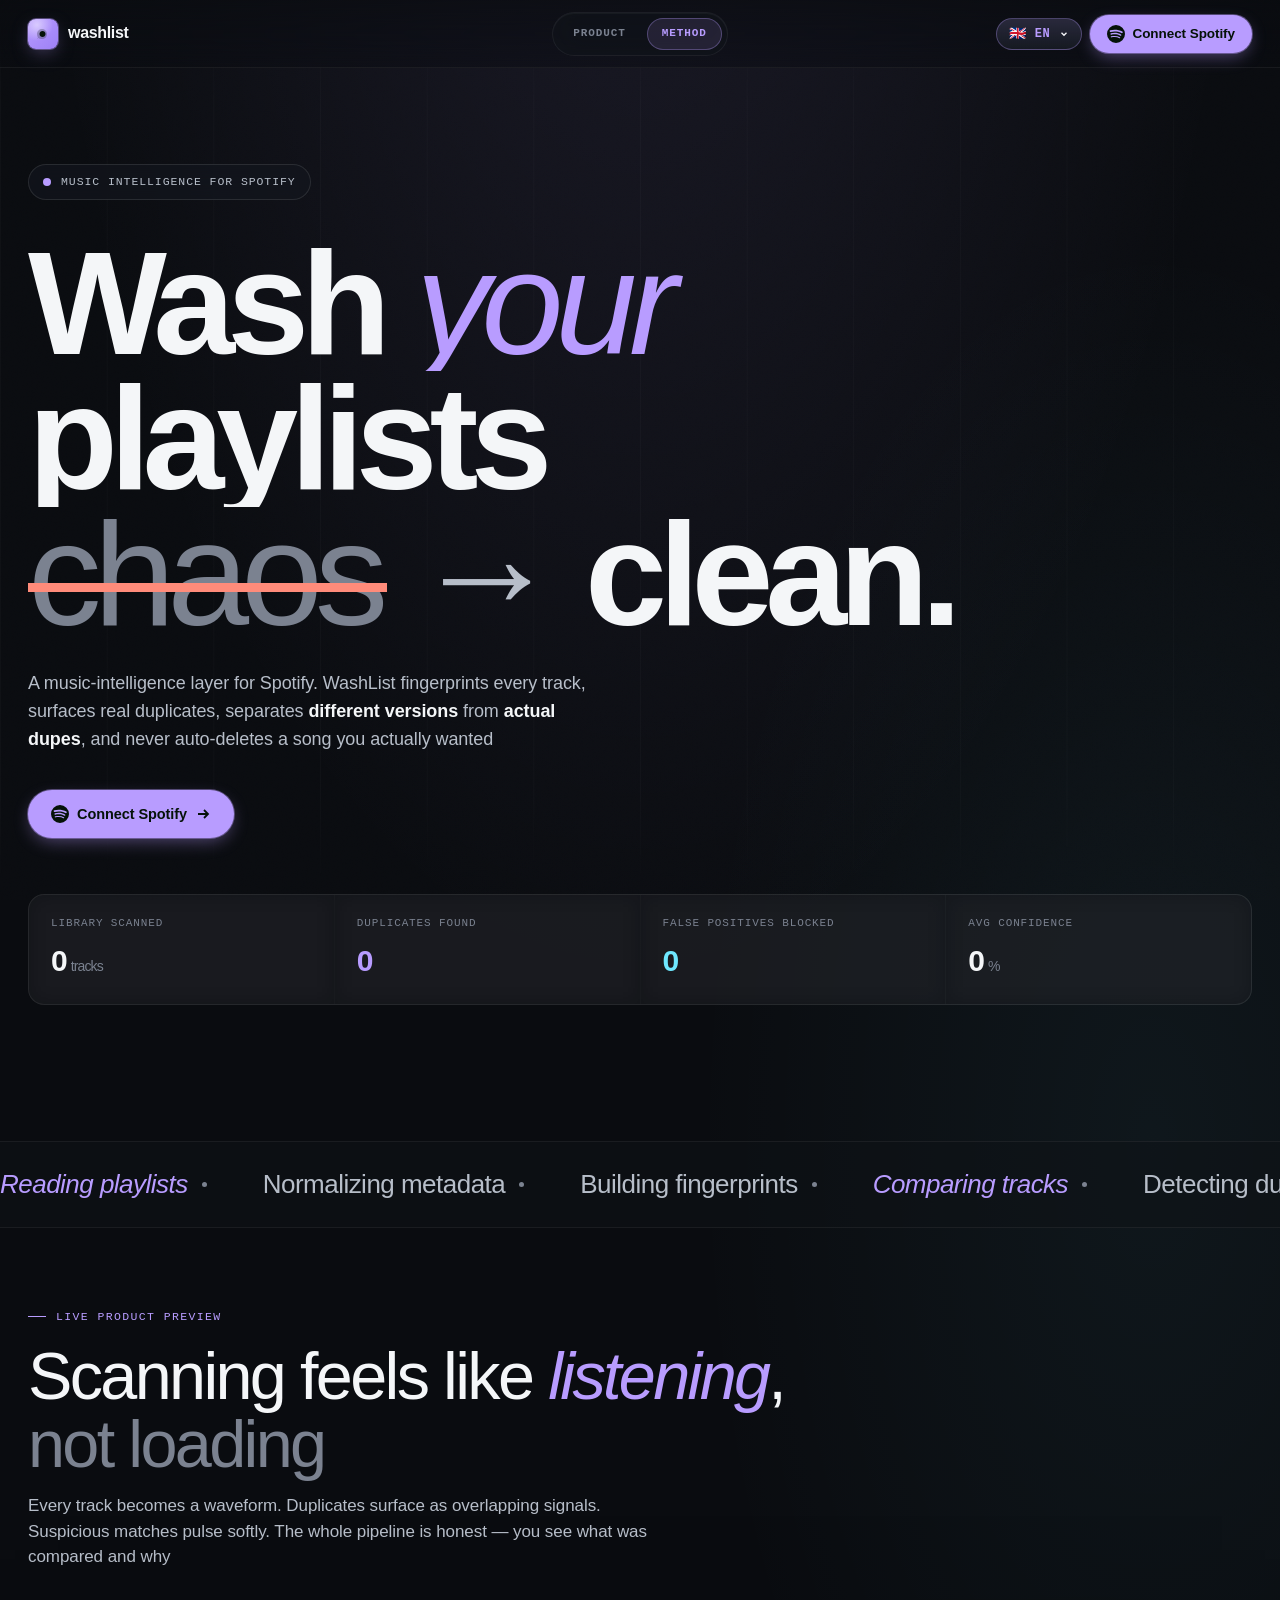
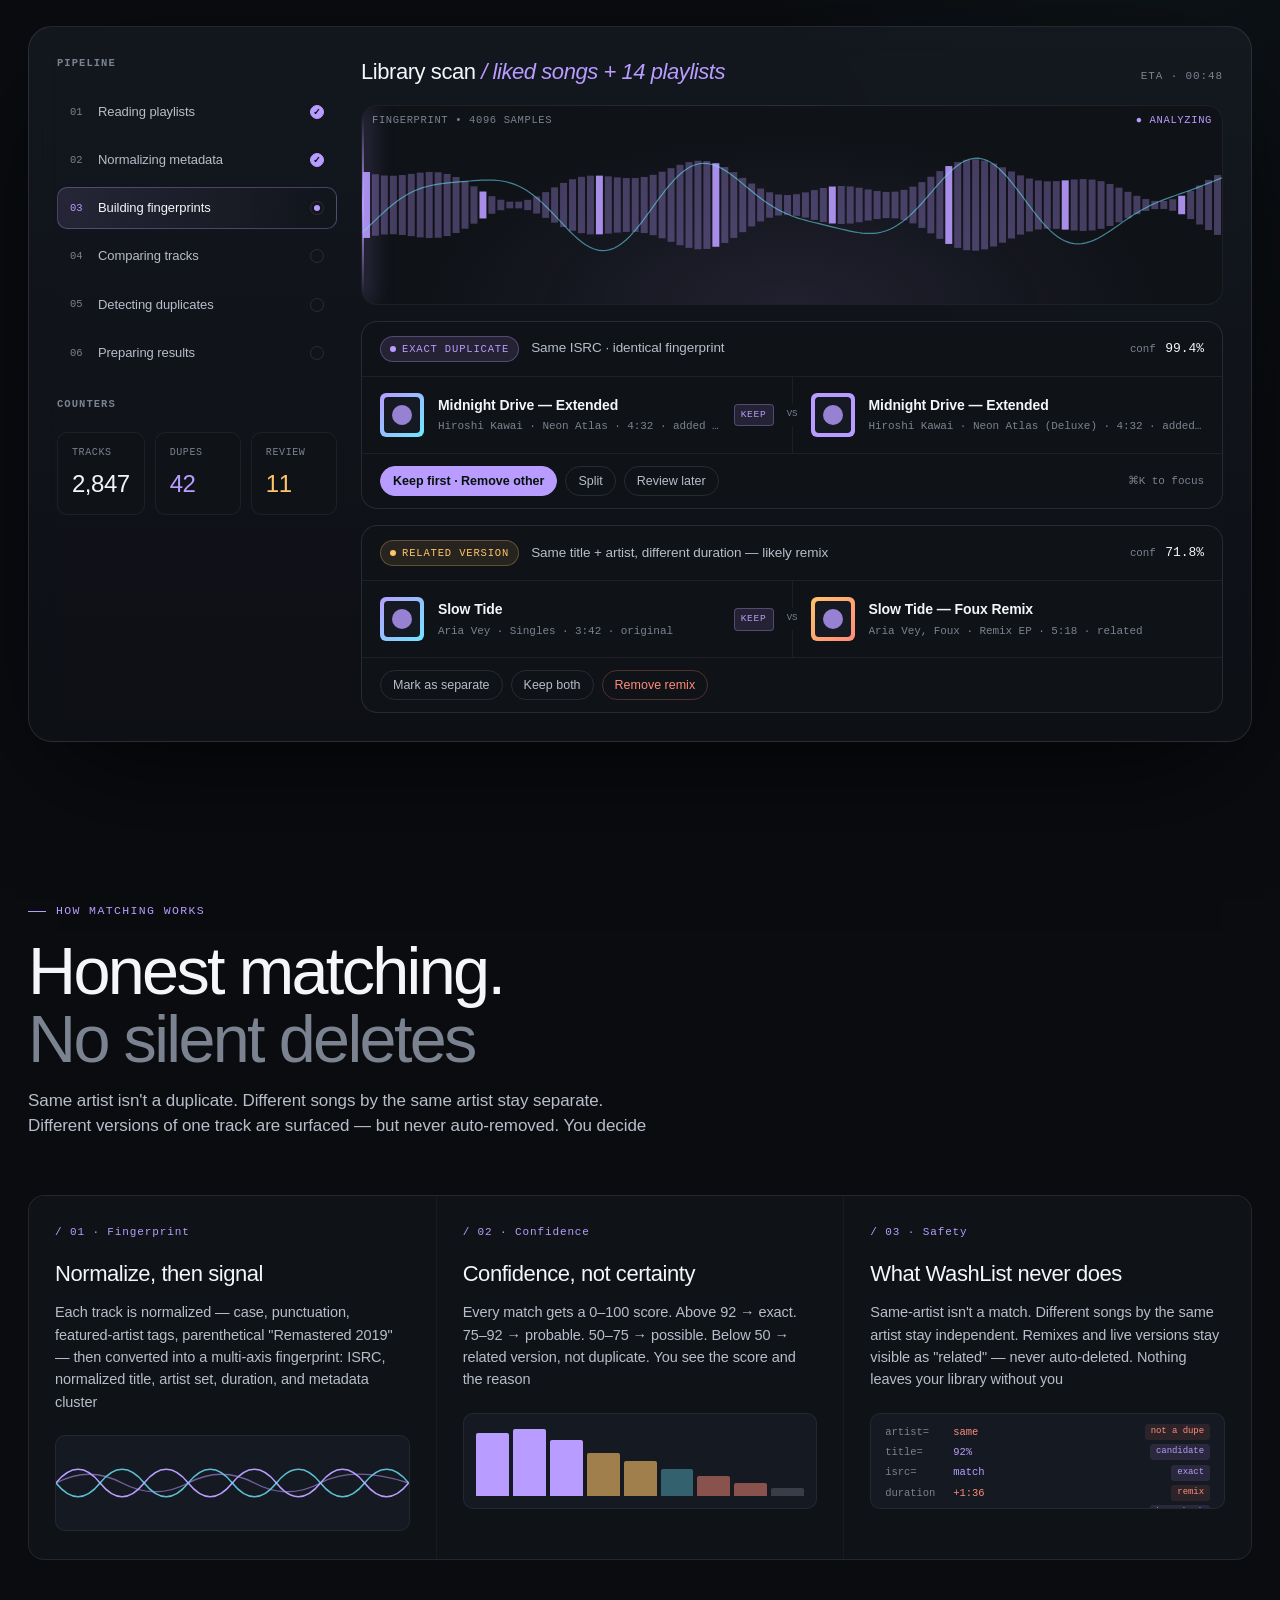
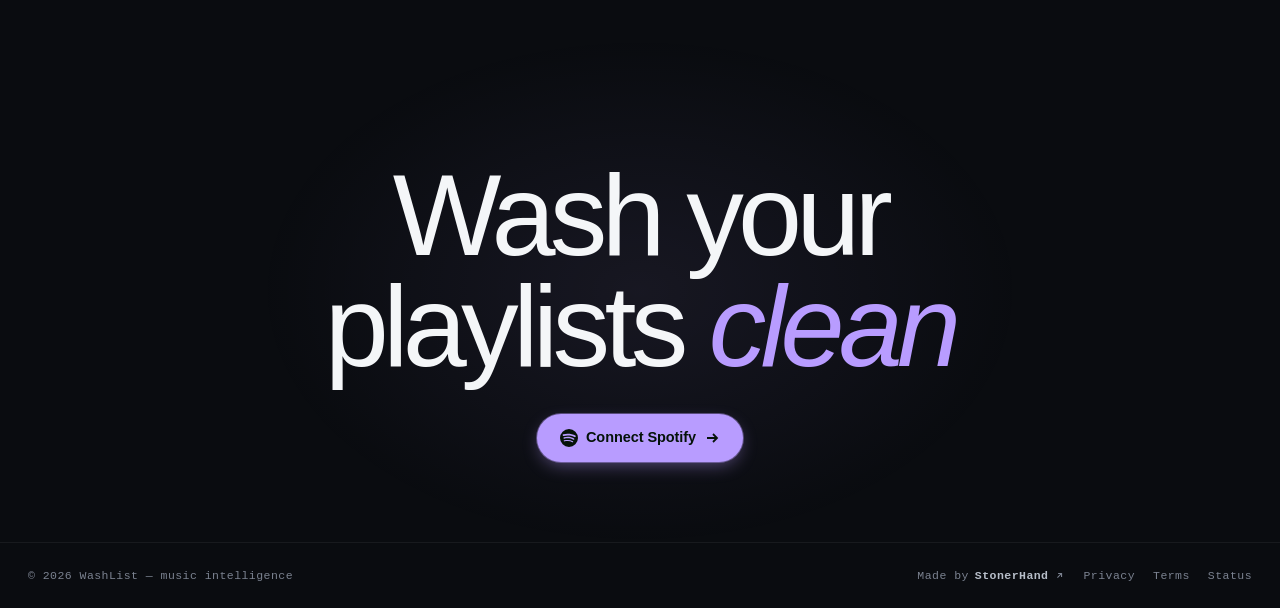
<file: index.html>
<!DOCTYPE html>
<html lang="en" data-theme="dark">
<head>
<meta charset="UTF-8">
<meta name="viewport" content="width=device-width, initial-scale=1.0, viewport-fit=cover">
<title>WashList — Wash your playlists clean.</title>
<meta name="description" content="Music intelligence for Spotify. Find duplicates, surface lost versions, keep your library honest">
<meta name="robots" content="index,follow">
<meta name="referrer" content="strict-origin-when-cross-origin">
<meta name="color-scheme" content="dark light">
<meta name="theme-color" content="#0B0D12">
<meta http-equiv="Content-Security-Policy" content="default-src 'self'; base-uri 'self'; object-src 'none'; form-action 'none'; connect-src 'self' https://accounts.spotify.com https://api.spotify.com; img-src 'self' https: data:; font-src 'self' https://fonts.gstatic.com; style-src 'self' 'unsafe-inline' https://fonts.googleapis.com; script-src 'self' 'unsafe-inline'; upgrade-insecure-requests">
<link rel="canonical" href="https://stonerhand.github.io/WashList/">
<meta property="og:type" content="website">
<meta property="og:title" content="WashList — Spotify library cleaner">
<meta property="og:description" content="Find real Spotify duplicates, keep versions visible, and remove exact copies safely.">
<meta property="og:url" content="https://stonerhand.github.io/WashList/">
<meta name="twitter:card" content="summary">
<link rel="preconnect" href="https://fonts.googleapis.com">
<link rel="preconnect" href="https://fonts.gstatic.com" crossorigin>
<link href="https://fonts.googleapis.com/css2?family=Inter+Tight:ital,wght@0,300..900;1,300..900&family=JetBrains+Mono:wght@400;500&display=swap" rel="stylesheet">
<link rel="stylesheet" href="styles/tokens.css?v=20260526-oauth-state">
<style>
  /* Match app accent (violet) — overrides tokens.css */
  :root {
    --mint:      #B89CFF;
    --mint-2:    #9D80F5;
    --mint-3:    #CFB9FF;
    --mint-bg:   rgba(184, 156, 255, 0.12);
    --mint-brd:  rgba(184, 156, 255, 0.32);
    --mint-glow: 0 0 0 1px rgba(184,156,255,.35), 0 8px 40px -8px rgba(184,156,255,.45);
  }
</style>
<style>
  /* ───── LAYOUT ───── */
  body {
    background:
      radial-gradient(ellipse 80% 60% at 50% -10%, rgba(184, 156, 255, 0.10), transparent 60%),
      radial-gradient(ellipse 60% 40% at 90% 30%, rgba(111, 232, 255, 0.05), transparent 60%),
      var(--bg);
  }

  /* Decorative grid lines fixed in background */
  .grid-overlay {
    position: fixed; inset: 0; z-index: 0; pointer-events: none;
    background-image:
      linear-gradient(to right, rgba(255,255,255,.025) 1px, transparent 1px);
    background-size: calc(100% / 12) 100%;
    mask-image: linear-gradient(to bottom, transparent 0, black 12%, black 88%, transparent 100%);
  }

  .waveform-canvas {
    position: fixed; inset: 0; width: 100%; height: 100%;
    z-index: 0; pointer-events: none; opacity: .85;
    -webkit-mask-image: linear-gradient(to right, transparent 0%, black 12%, black 88%, transparent 100%);
            mask-image: linear-gradient(to right, transparent 0%, black 12%, black 88%, transparent 100%);
  }

  /* Subtle film grain */
  .grain {
    position: fixed; inset: 0; z-index: 2; pointer-events: none;
    opacity: .035; mix-blend-mode: overlay;
    background-image: url("data:image/svg+xml;utf8,<svg xmlns='http://www.w3.org/2000/svg' width='200' height='200'><filter id='n'><feTurbulence type='fractalNoise' baseFrequency='1.2' numOctaves='2' stitchTiles='stitch'/></filter><rect width='100%' height='100%' filter='url(%23n)' opacity='1'/></svg>");
  }

  main, nav, footer { position: relative; z-index: 3; }

  /* ───── NAV ───── */
  nav.top {
    position: sticky; top: 0; z-index: 50;
    display: grid; grid-template-columns: 1fr auto 1fr;
    align-items: center;
    height: 68px; padding: 0 28px; gap: 24px;
    backdrop-filter: blur(20px) saturate(140%);
    -webkit-backdrop-filter: blur(20px) saturate(140%);
    background: linear-gradient(to bottom, rgba(10, 12, 16, .72), rgba(10, 12, 16, .45));
    border-bottom: 1px solid var(--line);
  }
  .logo { display: flex; align-items: center; gap: 10px; text-decoration: none; color: var(--ink); }
  .logo-mark {
    width: 30px; height: 30px; border-radius: 8px;
    background: linear-gradient(135deg, var(--mint), var(--mint-2));
    display: grid; place-items: center;
    box-shadow: 0 0 0 1px rgba(184,156,255,.4), 0 6px 20px -6px rgba(184,156,255,.55);
    position: relative; overflow: hidden;
  }
  .logo-mark::before {
    content: ''; position: absolute; inset: 0;
    background: radial-gradient(circle at 30% 20%, rgba(255,255,255,.5), transparent 50%);
  }
  .logo-mark svg { position: relative; width: 16px; height: 16px; }
  .logo-word { font-weight: 700; font-size: 16px; letter-spacing: -0.02em; }
  .logo-word sup { font-family: var(--f-mono); font-size: 9px; font-weight: 500; color: var(--mint); margin-left: 4px; letter-spacing: 0; vertical-align: super; }

  .nav-links {
    display: flex;
    gap: 6px;
    justify-self: center;
    padding: 5px;
    border: 1px solid var(--line);
    border-radius: 999px;
    background: rgba(20, 24, 31, .42);
    box-shadow: inset 0 1px 0 rgba(255,255,255,.04);
    backdrop-filter: blur(16px) saturate(140%);
    -webkit-backdrop-filter: blur(16px) saturate(140%);
  }
  .nav-link {
    display: inline-flex; align-items: center; justify-content: center;
    min-height: 32px; padding: 0 14px;
    font-family: var(--f-mono); font-size: 11px; font-weight: 600; letter-spacing: .08em; text-transform: uppercase;
    color: var(--ink-3); text-decoration: none;
    border: 1px solid transparent;
    border-radius: 999px;
    transition: color var(--dur-micro) var(--ease-base), background var(--dur-micro) var(--ease-base), border-color var(--dur-micro) var(--ease-base), transform var(--dur-micro) var(--ease-base);
  }
  .nav-link:hover { color: var(--ink); background: var(--line); border-color: var(--line-2); transform: translateY(-1px); }
  .nav-link.active { color: var(--mint); background: var(--mint-bg); border-color: var(--mint-brd); }

  .nav-cta { display: flex; gap: 8px; align-items: center; justify-self: end; }

  /* Language switcher (5 langs) */
  .lang-dd {
    position: relative;
  }
  .lang-dd-trigger {
    display: inline-flex; align-items: center; gap: 8px;
    padding: 8px 12px;
    border-radius: 999px;
    background: linear-gradient(180deg, var(--mint-bg), transparent), var(--bg-2);
    border: 1px solid var(--mint-brd);
    color: var(--ink); cursor: pointer;
    font: 600 12px var(--f-mono);
    letter-spacing: 0.06em;
    transition: all var(--dur-micro) var(--ease-base);
    white-space: nowrap;
  }
  .lang-dd-trigger:hover, .lang-dd-trigger.open {
    background: var(--mint-bg); border-color: var(--mint);
    box-shadow: 0 0 0 3px rgba(184,156,255,.10);
  }
  .lang-dd-trigger .flag { font-size: 14px; line-height: 1; }
  .lang-dd-trigger .code { color: var(--mint); }
  .lang-dd-trigger .chev { transition: transform 180ms var(--ease-base); }
  .lang-dd-trigger.open .chev { transform: rotate(180deg); }

  .lang-dd-menu {
    position: absolute; top: calc(100% + 10px); right: 0;
    min-width: 200px;
    background: rgba(20, 24, 31, 0.92);
    backdrop-filter: blur(20px);
    border: 1px solid var(--line-2);
    border-radius: 14px;
    padding: 6px; z-index: 200;
    box-shadow: 0 24px 60px -20px rgba(0,0,0,.7);
    animation: ddIn 180ms var(--ease-out) forwards;
  }
  @keyframes ddIn { from { opacity: 0; transform: translateY(-6px); } to { opacity: 1; transform: translateY(0); } }

  .lang-dd-item {
    display: flex; align-items: center; gap: 10px;
    width: 100%; text-align: left;
    padding: 9px 11px; border-radius: 9px;
    background: transparent; border: 0; cursor: pointer;
    font: 500 13px var(--f-sans); color: var(--ink-2);
    transition: all var(--dur-micro) var(--ease-base);
  }
  .lang-dd-item:hover { background: var(--line); color: var(--ink); }
  .lang-dd-item.active { background: var(--mint-bg); color: var(--mint); }
  .lang-dd-item .flag { font-size: 16px; line-height: 1; }
  .lang-dd-item .name { flex: 1; }
  .lang-dd-item .code { font-family: var(--f-mono); font-size: 11px; color: var(--ink-3); letter-spacing: 0.04em; }
  .lang-dd-item.active .code { color: var(--mint); }
  .lang-dd-item .tick { margin-left: 4px; color: var(--mint); }

  /* Made-by link */
  .made-by { display: inline-flex; align-items: center; gap: 6px; color: var(--ink-3) !important; }
  .made-by:hover { color: var(--mint) !important; }
  .made-by b { color: var(--ink-2); font-weight: 600; transition: color var(--dur-micro) var(--ease-base); }
  .made-by:hover b { color: var(--mint); }
  .made-by svg { transition: transform var(--dur-micro) var(--ease-base); }
  .made-by:hover svg { transform: translate(1px, -1px); }
  .btn {
    display: inline-flex; align-items: center; gap: 8px;
    padding: 9px 16px; border-radius: 999px; border: 1px solid var(--line-2);
    background: transparent; color: var(--ink); font: 500 13.5px/1 var(--f-sans);
    cursor: pointer; text-decoration: none; letter-spacing: -0.005em;
    white-space: nowrap;
    transition: transform var(--dur-micro) var(--ease-spring), background var(--dur-micro) var(--ease-base), border-color var(--dur-micro) var(--ease-base);
  }
  .btn:hover { background: var(--line); transform: translateY(-1px); }
  .btn:active { transform: translateY(0); }
  .btn.primary {
    background: var(--mint); color: #051209; border-color: transparent;
    box-shadow: 0 0 0 1px rgba(184,156,255,.4), 0 6px 18px -4px rgba(184,156,255,.45);
    font-weight: 600;
  }
  .btn.primary:hover { background: var(--mint-2); box-shadow: 0 0 0 1px rgba(184,156,255,.55), 0 10px 24px -4px rgba(184,156,255,.55); }
  .btn.ghost { background: transparent; color: var(--ink); }
  .btn .dot { width: 7px; height: 7px; border-radius: 50%; background: #051209; box-shadow: 0 0 0 4px rgba(5,18,9,.18); }
  .btn .arrow { width: 14px; height: 14px; }

  /* ───── HERO ───── */
  .hero {
    position: relative;
    padding: 96px 28px 80px;
    max-width: 1440px; margin: 0 auto;
  }

  .hero-eyebrow {
    display: inline-flex; align-items: center; gap: 10px;
    font-family: var(--f-mono); font-size: 11.5px; color: var(--ink-2);
    text-transform: uppercase; letter-spacing: 0.08em;
    padding: 8px 14px; border: 1px solid var(--line-2); border-radius: 999px;
    background: var(--glass); backdrop-filter: blur(10px);
    margin-bottom: 36px;
    opacity: 0; transform: translateY(8px); animation: fadeUp .9s var(--ease-out) .2s forwards;
  }
  .hero-eyebrow .pulse {
    width: 8px; height: 8px; border-radius: 50%; background: var(--mint);
    box-shadow: 0 0 0 0 rgba(184,156,255,.6); animation: pulseRing 2.4s infinite;
  }

  /* Massive kinetic headline */
  .display {
    font-family: var(--f-display);
    font-weight: 600;
    font-size: clamp(56px, 11.5vw, 188px);
    line-height: 0.92;
    letter-spacing: -0.055em;
    color: var(--ink);
    margin-bottom: 28px;
  }
  .display .line { display: block; overflow: hidden; }
  .display .word {
    display: inline-block;
    transform: translateY(110%);
    will-change: transform;
  }
  .display .word.italic { font-style: italic; font-weight: 400; color: var(--mint); padding-right: .08em; }
  .display .word.thin { font-weight: 300; color: var(--ink-2); }
  .display .word.strike {
    position: relative; color: var(--ink-3); font-weight: 300;
  }
  .display .word.strike::after {
    content: ''; position: absolute; left: -2%; right: -2%; top: 56%; height: 0.06em;
    background: var(--coral); transform: scaleX(0); transform-origin: left;
    animation: strikeIn 700ms var(--ease-out) 1.8s forwards;
  }

  @keyframes strikeIn { to { transform: scaleX(1); } }
  @keyframes pulseRing {
    0%, 100% { box-shadow: 0 0 0 0 rgba(184,156,255,.6); }
    50% { box-shadow: 0 0 0 6px rgba(184,156,255,0); }
  }
  @keyframes fadeUp {
    to { opacity: 1; transform: translateY(0); }
  }
  @keyframes wordRise {
    to { transform: translateY(0); }
  }

  .hero-sub {
    max-width: 580px;
    font-size: 18px; line-height: 1.55;
    color: var(--ink-2);
    margin-top: 12px; margin-bottom: 36px;
    text-wrap: pretty;
    opacity: 0; transform: translateY(12px); animation: fadeUp .9s var(--ease-out) 1.6s forwards;
  }
  .hero-sub b { color: var(--ink); font-weight: 600; }

  .hero-cta {
    display: flex; gap: 12px; flex-wrap: wrap; align-items: center;
    opacity: 0; transform: translateY(12px); animation: fadeUp .9s var(--ease-out) 1.85s forwards;
  }
  .btn.lg { padding: 14px 22px; font-size: 14.5px; }
  .btn.lg .arrow { width: 16px; height: 16px; }
  .spotify-mark {
    width: 18px; height: 18px;
    background: #051209;
    -webkit-mask: url("data:image/svg+xml;utf8,<svg xmlns='http://www.w3.org/2000/svg' viewBox='0 0 24 24'><path d='M12 0a12 12 0 100 24 12 12 0 000-24zm5.5 17.3a.75.75 0 01-1 .25c-2.8-1.7-6.3-2-10.4-1.1a.75.75 0 11-.3-1.4c4.5-1 8.3-.6 11.4 1.2a.75.75 0 01.3 1.05zm1.5-3.3a.94.94 0 01-1.3.3c-3.2-2-8.1-2.5-11.9-1.4a.94.94 0 01-.5-1.8c4.4-1.3 9.7-.7 13.4 1.6.5.3.6.9.3 1.3zm.1-3.4c-3.9-2.3-10.3-2.5-14-1.4a1.1 1.1 0 11-.6-2.1c4.3-1.3 11.4-1 16 1.7a1.1 1.1 0 01-1.1 1.9z'/></svg>") center/contain no-repeat;
            mask: url("data:image/svg+xml;utf8,<svg xmlns='http://www.w3.org/2000/svg' viewBox='0 0 24 24'><path d='M12 0a12 12 0 100 24 12 12 0 000-24zm5.5 17.3a.75.75 0 01-1 .25c-2.8-1.7-6.3-2-10.4-1.1a.75.75 0 11-.3-1.4c4.5-1 8.3-.6 11.4 1.2a.75.75 0 01.3 1.05zm1.5-3.3a.94.94 0 01-1.3.3c-3.2-2-8.1-2.5-11.9-1.4a.94.94 0 01-.5-1.8c4.4-1.3 9.7-.7 13.4 1.6.5.3.6.9.3 1.3zm.1-3.4c-3.9-2.3-10.3-2.5-14-1.4a1.1 1.1 0 11-.6-2.1c4.3-1.3 11.4-1 16 1.7a1.1 1.1 0 01-1.1 1.9z'/></svg>") center/contain no-repeat;
  }

  .hero-meta {
    margin-top: 56px; display: grid; grid-template-columns: repeat(4, 1fr); gap: 1px;
    background: var(--line);
    border: 1px solid var(--line); border-radius: var(--r-lg); overflow: hidden;
    opacity: 0; transform: translateY(20px); animation: fadeUp 1s var(--ease-out) 2.1s forwards;
  }
  .hero-meta > div { background: rgba(15,18,23,.55); backdrop-filter: blur(10px); padding: 20px 22px; }
  .hero-meta .k { font-family: var(--f-mono); font-size: 11px; color: var(--ink-3); text-transform: uppercase; letter-spacing: 0.08em; }
  .hero-meta .v { font-family: var(--f-display); font-size: 30px; font-weight: 600; letter-spacing: -0.03em; margin-top: 6px; font-variant-numeric: tabular-nums; }
  .hero-meta .v small { font-size: 14px; color: var(--ink-3); font-weight: 500; margin-left: 4px; }

  /* ───── PRODUCT PREVIEW ───── */
  .section { max-width: 1440px; margin: 0 auto; padding: 80px 28px; position: relative; }
  .section-eyebrow {
    font-family: var(--f-mono); font-size: 11.5px; color: var(--mint); text-transform: uppercase; letter-spacing: 0.12em; margin-bottom: 18px;
    display: flex; align-items: center; gap: 10px;
  }
  .section-eyebrow::before {
    content: ''; width: 18px; height: 1px; background: var(--mint);
  }
  .section-title { font-family: var(--f-display); font-weight: 500; font-size: clamp(36px, 5.2vw, 68px); letter-spacing: -0.04em; line-height: 1.02; margin-bottom: 14px; text-wrap: balance; }
  .section-title em { font-style: italic; color: var(--mint); font-weight: 400; }
  .section-title .thin { font-weight: 300; color: var(--ink-3); }
  .section-sub { color: var(--ink-2); font-size: 17px; max-width: 620px; line-height: 1.5; }

  .preview-shell {
    margin-top: 56px;
    border-radius: var(--r-xl);
    border: 1px solid var(--line-2);
    background: linear-gradient(180deg, rgba(26, 31, 40, .6), rgba(15, 18, 23, .7));
    backdrop-filter: blur(16px);
    box-shadow: var(--shadow-3);
    overflow: hidden;
    position: relative;
  }
  .preview-chrome {
    height: 44px; padding: 0 18px;
    display: flex; align-items: center; gap: 10px;
    border-bottom: 1px solid var(--line);
    font-family: var(--f-mono); font-size: 11.5px; color: var(--ink-3);
    letter-spacing: 0.05em;
  }
  .preview-chrome .dots { display: flex; gap: 6px; }
  .preview-chrome .dot { width: 11px; height: 11px; border-radius: 50%; background: var(--line-3); }
  .preview-chrome .url { margin: 0 auto; padding: 4px 14px; background: var(--line); border-radius: 6px; color: var(--ink-2); }
  .preview-chrome .url .mint { color: var(--mint); }

  .preview-body { padding: 28px; display: grid; grid-template-columns: 280px 1fr; gap: 24px; min-height: 540px; }

  .pv-side { display: flex; flex-direction: column; gap: 16px; }
  .pv-side h4 { font-family: var(--f-mono); font-size: 10.5px; text-transform: uppercase; letter-spacing: 0.1em; color: var(--ink-3); margin-bottom: 4px; }
  .pv-stages { display: flex; flex-direction: column; gap: 6px; }
  .pv-stage {
    display: flex; align-items: center; gap: 12px;
    padding: 10px 12px; border-radius: var(--r);
    font-size: 13px; color: var(--ink-2);
    border: 1px solid transparent;
    transition: all var(--dur-base) var(--ease-out);
  }
  .pv-stage .num { font-family: var(--f-mono); font-size: 10.5px; color: var(--ink-3); width: 16px; }
  .pv-stage .label { flex: 1; }
  .pv-stage .check {
    width: 14px; height: 14px; border-radius: 50%;
    border: 1.5px solid var(--line-2);
    display: grid; place-items: center;
    color: transparent;
  }
  .pv-stage.done .check { background: var(--mint); border-color: var(--mint); color: #051209; }
  .pv-stage.done .check::after { content: '✓'; font-size: 9px; font-weight: 800; }
  .pv-stage.active {
    background: linear-gradient(90deg, var(--mint-bg), transparent);
    border-color: var(--mint-brd);
    color: var(--ink);
  }
  .pv-stage.active .num { color: var(--mint); }
  .pv-stage.active .check::before {
    content: ''; width: 6px; height: 6px; border-radius: 50%; background: var(--mint);
    animation: pulseDot 1.4s infinite var(--ease-base);
  }
  @keyframes pulseDot { 0%,100% { opacity: 1; transform: scale(1); } 50% { opacity: .5; transform: scale(.7); } }

  .pv-main { display: flex; flex-direction: column; gap: 16px; min-width: 0; }
  .pv-header { display: flex; align-items: baseline; justify-content: space-between; }
  .pv-h1 { font-family: var(--f-display); font-size: 22px; font-weight: 500; letter-spacing: -0.02em; }
  .pv-h1 .accent { color: var(--mint); font-style: italic; font-weight: 400; }
  .pv-h1-sub { font-family: var(--f-mono); font-size: 11px; color: var(--ink-3); text-transform: uppercase; letter-spacing: 0.08em; }

  .pv-waveboard {
    position: relative; height: 200px;
    border-radius: var(--r-lg); border: 1px solid var(--line);
    background:
      radial-gradient(ellipse at 50% 100%, rgba(184,156,255,.10), transparent 60%),
      var(--bg-1);
    overflow: hidden;
  }
  .pv-waveboard canvas { width: 100%; height: 100%; display: block; }
  .pv-waveboard .scan-beam {
    position: absolute; top: 0; bottom: 0; width: 2px;
    background: linear-gradient(180deg, transparent, var(--mint), transparent);
    box-shadow: 0 0 24px 2px rgba(184,156,255,.6);
    animation: beamSlide 3.4s var(--ease-base) infinite;
  }
  @keyframes beamSlide {
    0% { left: 0; opacity: 0; }
    8% { opacity: 1; }
    92% { opacity: 1; }
    100% { left: 100%; opacity: 0; }
  }
  .pv-waveboard .corner {
    position: absolute; padding: 6px 10px; font-family: var(--f-mono); font-size: 10.5px;
    color: var(--ink-3); letter-spacing: 0.06em; text-transform: uppercase;
  }
  .pv-waveboard .corner.tl { top: 0; left: 0; }
  .pv-waveboard .corner.tr { top: 0; right: 0; color: var(--mint); }

  .pv-cluster {
    border: 1px solid var(--line-2);
    border-radius: var(--r-lg);
    background: var(--bg-1);
    overflow: hidden;
  }
  .pv-cluster-h { padding: 14px 18px; display: flex; align-items: center; gap: 12px; border-bottom: 1px solid var(--line); }
  .pv-tag {
    display: inline-flex; align-items: center; gap: 6px;
    font-family: var(--f-mono); font-size: 10.5px; text-transform: uppercase; letter-spacing: 0.08em;
    padding: 4px 9px; border-radius: 999px; border: 1px solid var(--mint-brd); color: var(--mint); background: var(--mint-bg);
  }
  .pv-tag .b { width: 6px; height: 6px; background: var(--mint); border-radius: 50%; }
  .pv-tag.warn { color: var(--amber); background: var(--amber-bg); border-color: var(--amber-brd); }
  .pv-tag.warn .b { background: var(--amber); }
  .pv-conf { margin-left: auto; font-family: var(--f-mono); font-size: 13px; color: var(--ink); font-variant-numeric: tabular-nums; }
  .pv-conf small { color: var(--ink-3); margin-right: 2px; }

  .pv-pair { display: grid; grid-template-columns: 1fr 1px 1fr; gap: 0; }
  .pv-track { padding: 16px 18px; display: flex; align-items: center; gap: 14px; min-width: 0; }
  .pv-track .cov { width: 44px; height: 44px; border-radius: 6px; flex-shrink: 0; background: linear-gradient(135deg, var(--mint), var(--cyan)); position: relative; overflow: hidden; }
  .pv-track .cov::before { content: ''; position: absolute; inset: 4px; border-radius: 4px; background: var(--bg-2); }
  .pv-track .cov::after { content: ''; position: absolute; inset: 12px; border-radius: 50%; background: var(--mint); opacity: .8; }
  .pv-track.b .cov { background: linear-gradient(135deg, var(--violet), var(--mint)); }
  .pv-track .info { min-width: 0; flex: 1; }
  .pv-track .ttl { font-weight: 600; font-size: 14px; color: var(--ink); white-space: nowrap; overflow: hidden; text-overflow: ellipsis; }
  .pv-track .meta { font-family: var(--f-mono); font-size: 11px; color: var(--ink-3); margin-top: 2px; white-space: nowrap; overflow: hidden; text-overflow: ellipsis; }
  .pv-track .keep-pill {
    font-family: var(--f-mono); font-size: 9.5px; text-transform: uppercase; letter-spacing: 0.08em;
    color: var(--mint); padding: 3px 6px; border: 1px solid var(--mint-brd); border-radius: 4px; background: var(--mint-bg);
  }
  .pv-divider { background: var(--line); width: 1px; position: relative; }
  .pv-divider::before {
    content: 'vs'; position: absolute; top: 50%; left: 50%; transform: translate(-50%,-50%);
    background: var(--bg-1); padding: 4px 6px; font-family: var(--f-mono); font-size: 9px; color: var(--ink-3); text-transform: uppercase;
  }
  .pv-cluster-actions { padding: 12px 18px; border-top: 1px solid var(--line); display: flex; gap: 8px; align-items: center; }
  .pill {
    display: inline-flex; align-items: center; gap: 6px;
    padding: 7px 12px; border-radius: 999px; font-size: 12.5px; color: var(--ink-2);
    border: 1px solid var(--line-2); background: transparent; cursor: pointer;
    font-family: var(--f-sans);
    transition: all var(--dur-micro) var(--ease-out);
  }
  .pill:hover { color: var(--ink); border-color: var(--line-3); background: var(--line); }
  .pill.danger { color: var(--coral); border-color: var(--coral-brd); }
  .pill.danger:hover { background: var(--coral-bg); }
  .pill.primary { color: #051209; background: var(--mint); border-color: var(--mint); font-weight: 600; }
  .pill .icn { width: 12px; height: 12px; }

  .pv-counters { display: grid; grid-template-columns: repeat(3, 1fr); gap: 10px; }
  .pv-counter { border: 1px solid var(--line); border-radius: var(--r); padding: 12px 14px; background: var(--bg-1); }
  .pv-counter .k { font-family: var(--f-mono); font-size: 10px; color: var(--ink-3); text-transform: uppercase; letter-spacing: 0.06em; }
  .pv-counter .v { font-family: var(--f-display); font-size: 24px; font-weight: 500; letter-spacing: -0.02em; margin-top: 4px; font-variant-numeric: tabular-nums; }
  .pv-counter.mint .v { color: var(--mint); }
  .pv-counter.amber .v { color: var(--amber); }

  /* ───── METHOD ───── */
  .method-grid {
    margin-top: 56px;
    display: grid; grid-template-columns: repeat(3, 1fr); gap: 1px;
    background: var(--line);
    border-radius: var(--r-lg); overflow: hidden;
    border: 1px solid var(--line);
  }
  .method-card { background: var(--bg-1); padding: 28px 26px; position: relative; }
  .method-card .num { font-family: var(--f-mono); font-size: 11px; color: var(--mint); letter-spacing: 0.08em; }
  .method-card h3 { font-family: var(--f-display); font-size: 22px; font-weight: 500; letter-spacing: -0.02em; margin: 16px 0 10px; }
  .method-card p { color: var(--ink-2); font-size: 14.5px; line-height: 1.55; }
  .method-card .pic { margin-top: 22px; height: 96px; border-radius: var(--r); border: 1px solid var(--line); position: relative; overflow: hidden; }

  /* Detection viz (overlapping waveforms) */
  .pic.overlap { background: var(--bg-2); }
  .pic.overlap svg { width: 100%; height: 100%; }
  .pic.overlap .w1 { stroke: var(--mint); }
  .pic.overlap .w2 { stroke: var(--cyan); opacity: .8; }
  .pic.overlap .w3 { stroke: var(--violet); opacity: .55; }

  /* Confidence bar viz */
  .pic.confidence { background: var(--bg-2); display: flex; align-items: end; gap: 4px; padding: 12px; }
  .pic.confidence .bar { flex: 1; background: var(--mint); border-radius: 2px 2px 0 0; opacity: .35; }
  .pic.confidence .bar.hi { opacity: 1; }
  .pic.confidence .bar.md { opacity: .6; background: var(--amber); }
  .pic.confidence .bar.lo { opacity: .5; background: var(--coral); }

  /* Match logic viz */
  .pic.logic { background: var(--bg-2); padding: 10px 14px; font-family: var(--f-mono); font-size: 10.5px; color: var(--ink-2); display: flex; flex-direction: column; gap: 4px; }
  .pic.logic .row { display: flex; gap: 8px; align-items: center; }
  .pic.logic .row .k { color: var(--ink-3); width: 60px; }
  .pic.logic .row .v { color: var(--ink); flex: 1; }
  .pic.logic .row.x .v { color: var(--coral); }
  .pic.logic .row.ok .v { color: var(--mint); }
  .pic.logic .badge { font-size: 9px; padding: 1px 6px; border-radius: 3px; }
  .pic.logic .badge.ok { background: var(--mint-bg); color: var(--mint); }
  .pic.logic .badge.x { background: var(--coral-bg); color: var(--coral); }

  /* ───── FOOTER CTA ───── */
  .footer-cta {
    text-align: center; padding: 120px 28px 80px;
    position: relative;
  }
  .footer-cta::before {
    content: ''; position: absolute; left: 50%; top: 50%; transform: translate(-50%,-50%);
    width: 900px; height: 600px; max-width: 90%;
    background: radial-gradient(ellipse, rgba(184,156,255,.08), transparent 60%);
    pointer-events: none;
  }
  .footer-cta h2 {
    position: relative;
    font-family: var(--f-display);
    font-size: clamp(48px, 9vw, 140px);
    font-weight: 500; letter-spacing: -0.05em; line-height: 0.96;
    margin-bottom: 32px;
  }
  .footer-cta h2 em { font-style: italic; color: var(--mint); font-weight: 400; }
  .footer-cta .cta-row { position: relative; display: inline-flex; gap: 12px; }

  footer.foot {
    border-top: 1px solid var(--line);
    padding: 24px 28px;
    display: flex; justify-content: space-between; align-items: center;
    font-family: var(--f-mono); font-size: 11.5px; color: var(--ink-3);
    letter-spacing: 0.04em;
  }
  footer.foot .links { display: flex; gap: 18px; }
  footer.foot a { color: var(--ink-3); text-decoration: none; }
  footer.foot a:hover { color: var(--mint); }

  /* ───── MARQUEE ───── */
  .marquee {
    position: relative;
    overflow: hidden;
    border-top: 1px solid var(--line);
    border-bottom: 1px solid var(--line);
    padding: 22px 0;
    margin-top: 56px;
    background: rgba(15,18,23,.5);
  }
  .marquee-track {
    display: flex; gap: 56px; white-space: nowrap;
    animation: marqueeScroll 32s linear infinite;
    width: max-content;
  }
  .marquee-item {
    display: inline-flex; align-items: center; gap: 14px;
    font-family: var(--f-display); font-size: 26px; font-weight: 500; letter-spacing: -0.02em;
    color: var(--ink-2);
  }
  .marquee-item em { font-style: italic; color: var(--mint); font-weight: 400; }
  .marquee-item .dot { width: 5px; height: 5px; border-radius: 50%; background: var(--ink-3); }
  @keyframes marqueeScroll {
    to { transform: translateX(-50%); }
  }

  /* Reveal on scroll */
  .reveal { opacity: 0; transform: translateY(28px); transition: opacity .9s var(--ease-out), transform .9s var(--ease-out); }
  .reveal.in { opacity: 1; transform: translateY(0); }

  /* responsive */
  @media (max-width: 900px) {
    nav.top .nav-links { display: none; }
    .hero { padding: 56px 20px 60px; }
    .hero-meta { grid-template-columns: repeat(2, 1fr); }
    .preview-body { grid-template-columns: 1fr; }
    .pv-side { order: 2; }
    .method-grid { grid-template-columns: 1fr; }
    .section { padding: 56px 20px; }
    .pv-pair { grid-template-columns: 1fr; }
    .pv-divider { width: 100%; height: 1px; }
    .pv-divider::before { left: 50%; }
  }
</style>
</head>
<body>

<div class="grid-overlay" aria-hidden="true"></div>
<canvas class="waveform-canvas" id="bg-canvas" aria-hidden="true"></canvas>
<div class="grain" aria-hidden="true"></div>

<!-- NAV -->
<nav class="top">
  <a class="logo" href="#top">
    <span class="logo-mark" aria-hidden="true">
      <svg viewBox="0 0 16 16" fill="#051209">
        <path d="M2 8c0-3 2.5-5 5-5s5 2 5 5-2.2 5-5 5c-1.5 0-2.6-.4-3.5-1L2 13l1-1.5C2.4 10.6 2 9.4 2 8z" opacity=".25"/>
        <path d="M4.5 8c0-1.8 1.5-3 3-3s3 1.2 3 3-1.5 3-3 3-3-1.2-3-3z"/>
      </svg>
    </span>
    <span class="logo-word">washlist</span>
  </a>
  <div class="nav-links">
    <a class="nav-link" href="#preview" data-i18n="nav.product">Product</a>
    <a class="nav-link" href="#method" data-i18n="nav.method">Method</a>
  </div>
  <div class="nav-cta">
    <div class="lang-dd" id="lang-dd">
      <button class="lang-dd-trigger" type="button" aria-haspopup="listbox" aria-expanded="false">
        <span class="flag">🇬🇧</span>
        <span class="code">EN</span>
        <svg class="chev" width="10" height="10" viewBox="0 0 12 12" fill="none" stroke="currentColor" stroke-width="1.6"><path d="M3 4.5l3 3 3-3"/></svg>
      </button>
    </div>
    <a class="btn primary" href="app.html?connect=1" data-auth-connect>
      <span class="spotify-mark" aria-hidden="true"></span>
      <span data-i18n="cta.connect">Connect Spotify</span>
    </a>
  </div>
</nav>

<!-- HERO -->
<main id="top">
<section class="hero">
  <div class="hero-eyebrow"><span class="pulse"></span> <span data-i18n="hero.eyebrow">Music intelligence for Spotify</span></div>

  <h1 class="display" aria-label="Wash your playlists clean">
    <span class="line"><span class="word" data-delay="0">Wash</span> <span class="word italic" data-delay="120">your</span></span>
    <span class="line"><span class="word" data-delay="240">playlists</span></span>
    <span class="line"><span class="word strike" data-delay="380">chaos</span> <span class="word thin" data-delay="500">→</span> <span class="word" data-delay="620">clean</span><span class="word" data-delay="700">.</span></span>
  </h1>

  <p class="hero-sub" data-i18n-html="hero.sub">
    A music-intelligence layer for Spotify. WashList fingerprints every track, surfaces real duplicates, separates <b>different versions</b> from <b>actual dupes</b>, and never auto-deletes a song you actually wanted
  </p>

  <div class="hero-cta">
    <a class="btn primary lg" href="app.html?connect=1" data-auth-connect>
      <span class="spotify-mark" aria-hidden="true"></span>
      <span data-i18n="cta.connect">Connect Spotify</span>
      <svg class="arrow" viewBox="0 0 16 16" fill="none" stroke="currentColor" stroke-width="1.8"><path d="M3 8h10M9 4l4 4-4 4"/></svg>
    </a>
  </div>

  <div class="hero-meta">
    <div><div class="k" data-i18n="meta.scanned">Library scanned</div><div class="v tnum"><span id="ct1">0</span><small data-i18n="meta.tracks">tracks</small></div></div>
    <div><div class="k" data-i18n="meta.dupes">Duplicates found</div><div class="v tnum" style="color:var(--mint)"><span id="ct2">0</span></div></div>
    <div><div class="k" data-i18n="meta.fp">False positives blocked</div><div class="v tnum" style="color:var(--cyan)"><span id="ct3">0</span></div></div>
    <div><div class="k" data-i18n="meta.avg">Avg confidence</div><div class="v tnum"><span id="ct4">0</span><small>%</small></div></div>
  </div>
</section>

<!-- MARQUEE -->
<div class="marquee" aria-hidden="true">
  <div class="marquee-track" id="marquee">
    <!-- filled by JS -->
  </div>
</div>

<!-- PRODUCT PREVIEW -->
<section class="section" id="preview">
  <div class="reveal">
    <div class="section-eyebrow" data-i18n="prev.eyebrow">Live product preview</div>
    <h2 class="section-title" data-i18n-html="prev.title">Scanning feels like <em>listening</em>,<br><span class="thin">not loading</span></h2>
    <p class="section-sub" data-i18n="prev.sub">Every track becomes a waveform. Duplicates surface as overlapping signals. Suspicious matches pulse softly. The whole pipeline is honest — you see what was compared and why</p>
  </div>

  <div class="preview-shell reveal">
    <div class="preview-body">
      <aside class="pv-side">
        <h4 data-i18n="prev.pipeline">Pipeline</h4>
        <div class="pv-stages" id="pv-stages">
          <div class="pv-stage done"><span class="num">01</span><span class="label" data-i18n="prev.stage.read">Reading playlists</span><span class="check"></span></div>
          <div class="pv-stage done"><span class="num">02</span><span class="label" data-i18n="prev.stage.normalize">Normalizing metadata</span><span class="check"></span></div>
          <div class="pv-stage active"><span class="num">03</span><span class="label" data-i18n="prev.stage.fingerprint">Building fingerprints</span><span class="check"></span></div>
          <div class="pv-stage"><span class="num">04</span><span class="label" data-i18n="prev.stage.compare">Comparing tracks</span><span class="check"></span></div>
          <div class="pv-stage"><span class="num">05</span><span class="label" data-i18n="prev.stage.detect">Detecting duplicates</span><span class="check"></span></div>
          <div class="pv-stage"><span class="num">06</span><span class="label" data-i18n="prev.stage.prepare">Preparing results</span><span class="check"></span></div>
        </div>

        <h4 style="margin-top:6px" data-i18n="prev.counters">Counters</h4>
        <div class="pv-counters">
          <div class="pv-counter"><div class="k" data-i18n="prev.counter.tracks">Tracks</div><div class="v tnum" id="cc1">2,847</div></div>
          <div class="pv-counter mint"><div class="k" data-i18n="prev.counter.dupes">Dupes</div><div class="v tnum" id="cc2">42</div></div>
          <div class="pv-counter amber"><div class="k" data-i18n="prev.counter.review">Review</div><div class="v tnum" id="cc3">11</div></div>
        </div>
      </aside>

      <div class="pv-main">
        <div class="pv-header">
          <div class="pv-h1" data-i18n-html="prev.scanTitle">Library scan <span class="accent">/ liked songs + 14 playlists</span></div>
          <div class="pv-h1-sub" data-i18n="prev.eta">eta · 00:48</div>
        </div>

        <div class="pv-waveboard">
          <span class="corner tl" data-i18n="prev.wave.samples">FINGERPRINT • 4096 SAMPLES</span>
          <span class="corner tr" data-i18n="prev.wave.analyzing">● ANALYZING</span>
          <canvas id="pv-wave"></canvas>
          <div class="scan-beam"></div>
        </div>

        <div class="pv-cluster">
          <div class="pv-cluster-h">
            <span class="pv-tag"><span class="b"></span> <span data-i18n="prev.exact">Exact duplicate</span></span>
            <span style="font-size:13.5px;color:var(--ink-2)" data-i18n="prev.exactReason">Same ISRC · identical fingerprint</span>
            <span class="pv-conf"><small data-i18n="prev.conf">conf</small> 99.4%</span>
          </div>
          <div class="pv-pair">
            <div class="pv-track">
              <div class="cov"></div>
              <div class="info">
                <div class="ttl">Midnight Drive — Extended</div>
                <div class="meta" data-i18n="prev.trackA.meta">Hiroshi Kawai · Neon Atlas · 4:32 · added 2023</div>
              </div>
              <span class="keep-pill" data-i18n="prev.keep">Keep</span>
            </div>
            <div class="pv-divider"></div>
            <div class="pv-track b">
              <div class="cov"></div>
              <div class="info">
                <div class="ttl">Midnight Drive — Extended</div>
                <div class="meta" data-i18n="prev.trackB.meta">Hiroshi Kawai · Neon Atlas (Deluxe) · 4:32 · added 2025</div>
              </div>
            </div>
          </div>
          <div class="pv-cluster-actions">
            <button class="pill primary" data-i18n="prev.keepFirst">Keep first · Remove other</button>
            <button class="pill" data-i18n="prev.split">Split</button>
            <button class="pill" data-i18n="prev.reviewLater">Review later</button>
            <span style="margin-left:auto;font-family:var(--f-mono);font-size:11px;color:var(--ink-3)" data-i18n="prev.focus">⌘K to focus</span>
          </div>
        </div>

        <div class="pv-cluster">
          <div class="pv-cluster-h">
            <span class="pv-tag warn"><span class="b"></span> <span data-i18n="prev.related">Related version</span></span>
            <span style="font-size:13.5px;color:var(--ink-2)" data-i18n="prev.relatedReason">Same title + artist, different duration — likely remix</span>
            <span class="pv-conf"><small data-i18n="prev.conf">conf</small> 71.8%</span>
          </div>
          <div class="pv-pair">
            <div class="pv-track">
              <div class="cov" style="background: linear-gradient(135deg, var(--violet), var(--cyan));"></div>
              <div class="info">
                <div class="ttl">Slow Tide</div>
                <div class="meta" data-i18n="prev.trackC.meta">Aria Vey · Singles · 3:42 · original</div>
              </div>
              <span class="keep-pill" data-i18n="prev.keep">Keep</span>
            </div>
            <div class="pv-divider"></div>
            <div class="pv-track b">
              <div class="cov" style="background: linear-gradient(135deg, var(--amber), var(--coral));"></div>
              <div class="info">
                <div class="ttl">Slow Tide — Foux Remix</div>
                <div class="meta" data-i18n="prev.trackD.meta">Aria Vey, Foux · Remix EP · 5:18 · related</div>
              </div>
            </div>
          </div>
          <div class="pv-cluster-actions">
            <button class="pill" data-i18n="prev.markSeparate">Mark as separate</button>
            <button class="pill" data-i18n="prev.keepBoth">Keep both</button>
            <button class="pill danger" data-i18n="prev.removeRemix">Remove remix</button>
          </div>
        </div>
      </div>
    </div>
  </div>
</section>

<!-- METHOD -->
<section class="section" id="method">
  <div class="reveal">
    <div class="section-eyebrow" data-i18n="meth.eyebrow">How matching works</div>
    <h2 class="section-title" data-i18n-html="meth.title">Honest matching.<br><span class="thin">No silent deletes</span></h2>
    <p class="section-sub" data-i18n="meth.sub">Same artist isn't a duplicate. Different songs by the same artist stay separate. Different versions of one track are surfaced — but never auto-removed. You decide</p>
  </div>

  <div class="method-grid">
    <div class="method-card reveal">
      <div class="num" data-i18n="meth.c1.num">/ 01 · Fingerprint</div>
      <h3 data-i18n="meth.c1.t">Normalize, then signal</h3>
      <p data-i18n="meth.c1.p">Each track is normalized — case, punctuation, featured-artist tags, parenthetical "Remastered 2019" — then converted into a multi-axis fingerprint: ISRC, normalized title, artist set, duration, and metadata cluster</p>
      <div class="pic overlap" aria-hidden="true">
        <svg viewBox="0 0 320 96" preserveAspectRatio="none">
          <path class="w1" d="M0 48 Q 20 20 40 48 T 80 48 T 120 48 T 160 48 T 200 48 T 240 48 T 280 48 T 320 48" fill="none" stroke-width="1.4"/>
          <path class="w2" d="M0 48 Q 20 76 40 48 T 80 48 T 120 48 T 160 48 T 200 48 T 240 48 T 280 48 T 320 48" fill="none" stroke-width="1.4"/>
          <path class="w3" d="M0 48 Q 30 30 60 48 T 120 48 T 180 48 T 240 48 T 320 48" fill="none" stroke-width="1.4"/>
        </svg>
      </div>
    </div>

    <div class="method-card reveal">
      <div class="num" data-i18n="meth.c2.num">/ 02 · Confidence</div>
      <h3 data-i18n="meth.c2.t">Confidence, not certainty</h3>
      <p data-i18n="meth.c2.p">Every match gets a 0–100 score. Above 92 → exact. 75–92 → probable. 50–75 → possible. Below 50 → related version, not duplicate. You see the score and the reason</p>
      <div class="pic confidence" aria-hidden="true">
        <div class="bar hi" style="height:90%"></div>
        <div class="bar hi" style="height:96%"></div>
        <div class="bar hi" style="height:80%"></div>
        <div class="bar md" style="height:62%"></div>
        <div class="bar md" style="height:50%"></div>
        <div class="bar" style="height:38%;background:var(--cyan)"></div>
        <div class="bar lo" style="height:28%"></div>
        <div class="bar lo" style="height:18%"></div>
        <div class="bar" style="height:12%;background:var(--ink-3)"></div>
      </div>
    </div>

    <div class="method-card reveal">
      <div class="num" data-i18n="meth.c3.num">/ 03 · Safety</div>
      <h3 data-i18n="meth.c3.t">What WashList never does</h3>
      <p data-i18n="meth.c3.p">Same-artist isn't a match. Different songs by the same artist stay independent. Remixes and live versions stay visible as "related" — never auto-deleted. Nothing leaves your library without you</p>
      <div class="pic logic" aria-hidden="true">
        <div class="row x"><span class="k">artist=</span><span class="v">same</span><span class="badge x">not a dupe</span></div>
        <div class="row ok"><span class="k">title=</span><span class="v">92%</span><span class="badge ok">candidate</span></div>
        <div class="row ok"><span class="k">isrc=</span><span class="v">match</span><span class="badge ok">exact</span></div>
        <div class="row x"><span class="k">duration</span><span class="v">+1:36</span><span class="badge x">remix</span></div>
        <div class="row ok"><span class="k">version</span><span class="v">related</span><span class="badge ok">keep both</span></div>
      </div>
    </div>
  </div>
</section>

<!-- FOOTER CTA -->
<section class="footer-cta">
  <h2 data-i18n-html="foot.h2">Wash your<br>playlists <em>clean</em></h2>
  <div class="cta-row">
    <a class="btn primary lg" href="app.html?connect=1" data-auth-connect>
      <span class="spotify-mark"></span> <span data-i18n="cta.connect">Connect Spotify</span>
      <svg class="arrow" viewBox="0 0 16 16" fill="none" stroke="currentColor" stroke-width="1.8"><path d="M3 8h10M9 4l4 4-4 4"/></svg>
    </a>
  </div>
</section>

<footer class="foot">
  <div>© 2026 WashList — <span data-i18n="footer.tag">music intelligence</span></div>
  <div class="links">
    <a href="https://github.com/StonerHand" target="_blank" rel="noopener noreferrer" class="made-by">
      <span data-i18n="footer.madeby">Made by</span>
      <b>StonerHand</b>
      <svg width="11" height="11" viewBox="0 0 16 16" fill="none" stroke="currentColor" stroke-width="1.6"><path d="M5 11l6-6M6 5h5v5"/></svg>
    </a>
    <a href="https://github.com/StonerHand/WashList/blob/main/docs/security.md" target="_blank" rel="noopener noreferrer" data-i18n="footer.privacy">Privacy</a>
    <a href="https://github.com/StonerHand/WashList#security--privacy" target="_blank" rel="noopener noreferrer" data-i18n="footer.terms">Terms</a>
    <a href="https://github.com/StonerHand/WashList/commits/main/" target="_blank" rel="noopener noreferrer" data-i18n="footer.status">Status</a>
  </div>
</footer>
</main>

<script src="js/waveform-bg.js"></script>
<script>
  // ───── i18n ─────
  const I18N = {
    en: {
      'nav.method': 'Method', 'nav.product': 'Product',
      'cta.connect': 'Connect Spotify',
      'hero.eyebrow': 'Music intelligence for Spotify',
      'hero.sub': 'A music-intelligence layer for Spotify. WashList fingerprints every track, surfaces real duplicates, separates <b>different versions</b> from <b>actual dupes</b>, and never auto-deletes a song you actually wanted',
      'meta.scanned': 'Library scanned', 'meta.dupes': 'Duplicates found', 'meta.fp': 'False positives blocked', 'meta.avg': 'Avg confidence', 'meta.tracks': 'tracks',
      'prev.eyebrow': 'Live product preview',
      'prev.title': 'Scanning feels like <em>listening</em>,<br><span class="thin">not loading</span>',
      'prev.sub': 'Every track becomes a waveform. Duplicates surface as overlapping signals. Suspicious matches pulse softly. The whole pipeline is honest — you see what was compared and why',
      'prev.pipeline': 'Pipeline', 'prev.counters': 'Counters',
      'prev.stage.read': 'Reading playlists', 'prev.stage.normalize': 'Normalizing metadata', 'prev.stage.fingerprint': 'Building fingerprints', 'prev.stage.compare': 'Comparing tracks', 'prev.stage.detect': 'Detecting duplicates', 'prev.stage.prepare': 'Preparing results',
      'prev.counter.tracks': 'Tracks', 'prev.counter.dupes': 'Dupes', 'prev.counter.review': 'Review',
      'prev.scanTitle': 'Library scan <span class="accent">/ liked songs + 14 playlists</span>', 'prev.eta': 'eta · 00:48',
      'prev.wave.samples': 'FINGERPRINT • 4096 SAMPLES', 'prev.wave.analyzing': '● ANALYZING',
      'prev.exact': 'Exact duplicate', 'prev.exactReason': 'Same ISRC · identical fingerprint', 'prev.related': 'Related version', 'prev.relatedReason': 'Same title + artist, different duration — likely remix', 'prev.conf': 'conf',
      'prev.trackA.meta': 'Hiroshi Kawai · Neon Atlas · 4:32 · added 2023', 'prev.trackB.meta': 'Hiroshi Kawai · Neon Atlas (Deluxe) · 4:32 · added 2025', 'prev.trackC.meta': 'Aria Vey · Singles · 3:42 · original', 'prev.trackD.meta': 'Aria Vey, Foux · Remix EP · 5:18 · related',
      'prev.keep': 'Keep', 'prev.keepFirst': 'Keep first · Remove other', 'prev.split': 'Split', 'prev.reviewLater': 'Review later', 'prev.focus': '⌘K to focus', 'prev.markSeparate': 'Mark as separate', 'prev.keepBoth': 'Keep both', 'prev.removeRemix': 'Remove remix',
      'marquee.words': ['Reading playlists', 'Normalizing metadata', 'Building fingerprints', 'Comparing tracks', 'Detecting duplicates', 'Same ISRC', 'Different version', 'Conf 99%', 'Conf 71%', 'Keep first', 'Mark related', 'Never auto-delete'],
      'meth.eyebrow': 'How matching works',
      'meth.title': 'Honest matching.<br><span class="thin">No silent deletes</span>',
      'meth.sub': "Same artist isn't a duplicate. Different songs by the same artist stay separate. Different versions of one track are surfaced — but never auto-removed. You decide",
      'meth.c1.num': '/ 01 · Fingerprint', 'meth.c1.t': 'Normalize, then signal', 'meth.c1.p': 'Each track is normalized — case, punctuation, featured-artist tags, parenthetical "Remastered 2019" — then converted into a multi-axis fingerprint: ISRC, normalized title, artist set, duration, and metadata cluster',
      'meth.c2.num': '/ 02 · Confidence', 'meth.c2.t': 'Confidence, not certainty', 'meth.c2.p': 'Every match gets a 0–100 score. Above 92 → exact. 75–92 → probable. 50–75 → possible. Below 50 → related version, not duplicate. You see the score and the reason',
      'meth.c3.num': '/ 03 · Safety', 'meth.c3.t': 'What WashList never does', 'meth.c3.p': "Same-artist isn't a match. Different songs by the same artist stay independent. Remixes and live versions stay visible as \"related\" — never auto-deleted. Nothing leaves your library without you",
      'foot.h2': 'Wash your<br>playlists <em>clean</em>',
      'footer.tag': 'music intelligence', 'footer.madeby': 'Made by', 'footer.privacy': 'Privacy', 'footer.terms': 'Terms', 'footer.status': 'Status',
    },
    ru: {
      'nav.method': 'Метод', 'nav.product': 'Продукт',
      'cta.connect': 'Подключить Spotify',
      'hero.eyebrow': 'Музыкальный интеллект для Spotify',
      'hero.sub': 'Слой music intelligence поверх Spotify. WashList снимает отпечаток с каждого трека, находит настоящие дубли, отличает <b>разные версии</b> от <b>реальных дубликатов</b> и никогда не удаляет ничего за вас',
      'meta.scanned': 'Проверено', 'meta.dupes': 'Найдено дублей', 'meta.fp': 'Ложных срабатываний', 'meta.avg': 'Средняя точность', 'meta.tracks': 'треков',
      'prev.eyebrow': 'Живое превью продукта',
      'prev.title': 'Сканирование как <em>прослушивание</em>,<br><span class="thin">а не загрузка</span>',
      'prev.sub': 'Каждый трек становится волной. Дубликаты проявляются как наложение сигналов. Спорные совпадения мягко пульсируют. Весь pipeline честный — видно, что и почему сравнивалось',
      'prev.pipeline': 'Пайплайн', 'prev.counters': 'Счетчики',
      'prev.stage.read': 'Читаем плейлисты', 'prev.stage.normalize': 'Нормализуем метаданные', 'prev.stage.fingerprint': 'Строим отпечатки', 'prev.stage.compare': 'Сравниваем треки', 'prev.stage.detect': 'Ищем дубли', 'prev.stage.prepare': 'Готовим результат',
      'prev.counter.tracks': 'Треки', 'prev.counter.dupes': 'Дубли', 'prev.counter.review': 'Проверка',
      'prev.scanTitle': 'Скан библиотеки <span class="accent">/ любимые + 14 плейлистов</span>', 'prev.eta': 'осталось · 00:48',
      'prev.wave.samples': 'ОТПЕЧАТОК • 4096 СЭМПЛОВ', 'prev.wave.analyzing': '● АНАЛИЗ',
      'prev.exact': 'Точный дубль', 'prev.exactReason': 'Одинаковый ISRC · идентичный отпечаток', 'prev.related': 'Связанная версия', 'prev.relatedReason': 'То же название и исполнитель, другая длительность — похоже на ремикс', 'prev.conf': 'точн.',
      'prev.trackA.meta': 'Hiroshi Kawai · Neon Atlas · 4:32 · добавлено 2023', 'prev.trackB.meta': 'Hiroshi Kawai · Neon Atlas (Deluxe) · 4:32 · добавлено 2025', 'prev.trackC.meta': 'Aria Vey · Singles · 3:42 · оригинал', 'prev.trackD.meta': 'Aria Vey, Foux · Remix EP · 5:18 · связанная версия',
      'prev.keep': 'Оставить', 'prev.keepFirst': 'Оставить первый · удалить второй', 'prev.split': 'Разделить', 'prev.reviewLater': 'Проверить позже', 'prev.focus': '⌘K для фокуса', 'prev.markSeparate': 'Считать разными', 'prev.keepBoth': 'Оставить оба', 'prev.removeRemix': 'Удалить ремикс',
      'marquee.words': ['Читаем плейлисты', 'Нормализуем метаданные', 'Строим отпечатки', 'Сравниваем треки', 'Ищем дубли', 'Одинаковый ISRC', 'Другая версия', 'Точность 99%', 'Точность 71%', 'Оставить первый', 'Связанная версия', 'Без автоудаления'],
      'meth.eyebrow': 'Как работает сравнение',
      'meth.title': 'Честное сравнение.<br><span class="thin">Ничего тихо не удаляется</span>',
      'meth.sub': 'Тот же исполнитель — не дубль. Разные песни одного исполнителя остаются раздельно. Разные версии одного трека показываются, но никогда не удаляются автоматически. Решаете вы',
      'meth.c1.num': '/ 01 · Отпечаток', 'meth.c1.t': 'Нормализуем, потом сравниваем', 'meth.c1.p': 'Каждый трек нормализуется — регистр, пунктуация, featured-теги, скобочные «Remastered 2019» — и превращается в многосоставный отпечаток: ISRC, нормализованное название, набор исполнителей, длительность, кластер метаданных',
      'meth.c2.num': '/ 02 · Точность', 'meth.c2.t': 'Точность, а не уверенность', 'meth.c2.p': 'Каждое совпадение получает оценку 0–100. Выше 92 → точный дубль. 75–92 → вероятный. 50–75 → возможный. Ниже 50 → связанная версия, не дубль. Видно и оценку, и причину',
      'meth.c3.num': '/ 03 · Безопасность', 'meth.c3.t': 'Что WashList не делает', 'meth.c3.p': 'Совпадение по исполнителю — не дубль. Разные песни одного автора остаются независимыми. Ремиксы и live-версии видны как «related», но не удаляются. Ничто не покидает библиотеку без вашего согласия',
      'foot.h2': 'Очисти свои<br>плейлисты <em>начисто</em>',
      'footer.tag': 'music intelligence', 'footer.madeby': 'Сделано', 'footer.privacy': 'Конфиденциальность', 'footer.terms': 'Условия', 'footer.status': 'Статус',
    },
    de: {
      'nav.method': 'Methode', 'nav.product': 'Produkt',
      'cta.connect': 'Spotify verbinden',
      'hero.eyebrow': 'Music Intelligence für Spotify',
      'hero.sub': 'Music-Intelligence-Schicht für Spotify. WashList nimmt Fingerabdrücke aller Tracks, findet echte Duplikate, trennt <b>verschiedene Versionen</b> von <b>echten Dupes</b> und löscht nie automatisch',
      'meta.scanned': 'Bibliothek gescannt', 'meta.dupes': 'Duplikate gefunden', 'meta.fp': 'Fehler verhindert', 'meta.avg': 'Ø Confidence', 'meta.tracks': 'Tracks',
      'prev.eyebrow': 'Live-Produktvorschau',
      'prev.title': 'Scannen fühlt sich an wie <em>zuhören</em>,<br><span class="thin">nicht wie laden</span>',
      'prev.sub': 'Jeder Track wird eine Welle. Duplikate erscheinen als überlappende Signale. Verdächtige Treffer pulsieren leise. Die ganze Pipeline ist ehrlich — du siehst, was und warum verglichen wurde',
      'prev.pipeline': 'Pipeline', 'prev.counters': 'Zähler',
      'prev.stage.read': 'Playlists lesen', 'prev.stage.normalize': 'Metadaten normalisieren', 'prev.stage.fingerprint': 'Fingerprints bauen', 'prev.stage.compare': 'Tracks vergleichen', 'prev.stage.detect': 'Duplikate erkennen', 'prev.stage.prepare': 'Ergebnisse vorbereiten',
      'prev.counter.tracks': 'Tracks', 'prev.counter.dupes': 'Dupes', 'prev.counter.review': 'Review',
      'prev.scanTitle': 'Bibliotheksscan <span class="accent">/ Lieblingssongs + 14 Playlists</span>', 'prev.eta': 'eta · 00:48',
      'prev.wave.samples': 'FINGERPRINT • 4096 SAMPLES', 'prev.wave.analyzing': '● ANALYSE',
      'prev.exact': 'Exaktes Duplikat', 'prev.exactReason': 'Gleiche ISRC · identischer Fingerprint', 'prev.related': 'Verwandte Version', 'prev.relatedReason': 'Gleicher Titel + Künstler, andere Dauer — wahrscheinlich Remix', 'prev.conf': 'conf',
      'prev.trackA.meta': 'Hiroshi Kawai · Neon Atlas · 4:32 · hinzugefügt 2023', 'prev.trackB.meta': 'Hiroshi Kawai · Neon Atlas (Deluxe) · 4:32 · hinzugefügt 2025', 'prev.trackC.meta': 'Aria Vey · Singles · 3:42 · Original', 'prev.trackD.meta': 'Aria Vey, Foux · Remix EP · 5:18 · verwandt',
      'prev.keep': 'Behalten', 'prev.keepFirst': 'Erstes behalten · anderes entfernen', 'prev.split': 'Trennen', 'prev.reviewLater': 'Später prüfen', 'prev.focus': '⌘K zum Fokus', 'prev.markSeparate': 'Als getrennt markieren', 'prev.keepBoth': 'Beide behalten', 'prev.removeRemix': 'Remix entfernen',
      'marquee.words': ['Playlists lesen', 'Metadaten normalisieren', 'Fingerprints bauen', 'Tracks vergleichen', 'Duplikate erkennen', 'Gleiche ISRC', 'Andere Version', 'Conf 99%', 'Conf 71%', 'Erstes behalten', 'Verwandt markieren', 'Nie automatisch löschen'],
      'meth.eyebrow': 'Wie das Matching funktioniert',
      'meth.title': 'Ehrliches Matching.<br><span class="thin">Keine stillen Löschungen</span>',
      'meth.sub': 'Gleicher Künstler ist kein Duplikat. Verschiedene Songs des gleichen Künstlers bleiben getrennt. Versionen werden angezeigt — aber nie automatisch entfernt. Du entscheidest',
      'meth.c1.num': '/ 01 · Fingerabdruck', 'meth.c1.t': 'Erst normalisieren, dann Signal', 'meth.c1.p': 'Jeder Track wird normalisiert — Groß-/Kleinschreibung, Interpunktion, Featured-Tags, „Remastered 2019" in Klammern — und in einen Multi-Axis-Fingerabdruck verwandelt: ISRC, normalisierter Titel, Künstlersatz, Dauer, Metadaten-Cluster',
      'meth.c2.num': '/ 02 · Confidence', 'meth.c2.t': 'Confidence, nicht Gewissheit', 'meth.c2.p': 'Jeder Treffer hat 0–100. Über 92 → exakt. 75–92 → wahrscheinlich. 50–75 → möglich. Unter 50 → verwandte Version. Du siehst Score und Grund',
      'meth.c3.num': '/ 03 · Sicherheit', 'meth.c3.t': 'Was WashList nie tut', 'meth.c3.p': 'Gleicher Künstler ist kein Match. Verschiedene Songs des gleichen Künstlers bleiben unabhängig. Remixe und Live-Versionen bleiben als „related" sichtbar — werden nie automatisch entfernt',
      'foot.h2': 'Wasche deine<br>Playlists <em>sauber</em>',
      'footer.tag': 'music intelligence', 'footer.madeby': 'Gemacht von', 'footer.privacy': 'Datenschutz', 'footer.terms': 'AGB', 'footer.status': 'Status',
    },
    es: {
      'nav.method': 'Método', 'nav.product': 'Producto',
      'cta.connect': 'Conectar Spotify',
      'hero.eyebrow': 'Music intelligence para Spotify',
      'hero.sub': 'Capa de music-intelligence sobre Spotify. WashList toma la huella de cada pista, encuentra duplicados reales, separa <b>versiones distintas</b> de <b>duplicados auténticos</b> y nunca elimina automáticamente',
      'meta.scanned': 'Biblioteca escaneada', 'meta.dupes': 'Duplicados encontrados', 'meta.fp': 'Falsos positivos evitados', 'meta.avg': 'Confianza media', 'meta.tracks': 'pistas',
      'prev.eyebrow': 'Vista previa en vivo',
      'prev.title': 'Escanear se siente como <em>escuchar</em>,<br><span class="thin">no como cargar</span>',
      'prev.sub': 'Cada pista se vuelve una onda. Los duplicados emergen como señales superpuestas. Las coincidencias dudosas pulsan suavemente. Todo el pipeline es honesto — ves qué se comparó y por qué',
      'prev.pipeline': 'Pipeline', 'prev.counters': 'Contadores',
      'prev.stage.read': 'Leyendo playlists', 'prev.stage.normalize': 'Normalizando metadatos', 'prev.stage.fingerprint': 'Creando huellas', 'prev.stage.compare': 'Comparando pistas', 'prev.stage.detect': 'Detectando duplicados', 'prev.stage.prepare': 'Preparando resultados',
      'prev.counter.tracks': 'Pistas', 'prev.counter.dupes': 'Duplicados', 'prev.counter.review': 'Revisión',
      'prev.scanTitle': 'Escaneo de biblioteca <span class="accent">/ favoritos + 14 playlists</span>', 'prev.eta': 'eta · 00:48',
      'prev.wave.samples': 'HUELLA • 4096 MUESTRAS', 'prev.wave.analyzing': '● ANALIZANDO',
      'prev.exact': 'Duplicado exacto', 'prev.exactReason': 'Mismo ISRC · huella idéntica', 'prev.related': 'Versión relacionada', 'prev.relatedReason': 'Mismo título + artista, distinta duración — posible remix', 'prev.conf': 'conf',
      'prev.trackA.meta': 'Hiroshi Kawai · Neon Atlas · 4:32 · añadido 2023', 'prev.trackB.meta': 'Hiroshi Kawai · Neon Atlas (Deluxe) · 4:32 · añadido 2025', 'prev.trackC.meta': 'Aria Vey · Singles · 3:42 · original', 'prev.trackD.meta': 'Aria Vey, Foux · Remix EP · 5:18 · relacionada',
      'prev.keep': 'Mantener', 'prev.keepFirst': 'Mantener primera · quitar otra', 'prev.split': 'Separar', 'prev.reviewLater': 'Revisar luego', 'prev.focus': '⌘K para enfocar', 'prev.markSeparate': 'Marcar separadas', 'prev.keepBoth': 'Mantener ambas', 'prev.removeRemix': 'Quitar remix',
      'marquee.words': ['Leyendo playlists', 'Normalizando metadatos', 'Creando huellas', 'Comparando pistas', 'Detectando duplicados', 'Mismo ISRC', 'Versión distinta', 'Conf 99%', 'Conf 71%', 'Mantener primera', 'Marcar relacionada', 'Nunca auto-borrar'],
      'meth.eyebrow': 'Cómo funciona el matching',
      'meth.title': 'Matching honesto.<br><span class="thin">Sin borrados silenciosos</span>',
      'meth.sub': 'Mismo artista no es duplicado. Canciones distintas del mismo artista se quedan separadas. Las versiones se muestran — pero nunca se eliminan automáticamente. Tú decides',
      'meth.c1.num': '/ 01 · Huella', 'meth.c1.t': 'Normaliza, luego señal', 'meth.c1.p': 'Cada pista se normaliza — mayúsculas, puntuación, tags featured, paréntesis tipo "Remastered 2019" — y se convierte en una huella multi-eje: ISRC, título normalizado, conjunto de artistas, duración y cluster de metadatos',
      'meth.c2.num': '/ 02 · Confianza', 'meth.c2.t': 'Confianza, no certeza', 'meth.c2.p': 'Cada coincidencia obtiene un puntaje 0–100. >92 → exacto. 75–92 → probable. 50–75 → posible. <50 → versión relacionada, no duplicado',
      'meth.c3.num': '/ 03 · Seguridad', 'meth.c3.t': 'Lo que WashList nunca hace', 'meth.c3.p': 'Mismo artista no es match. Canciones distintas del mismo artista quedan independientes. Remixes y live se muestran como «related» — nunca se eliminan automáticamente. Nada sale de tu biblioteca sin ti',
      'foot.h2': 'Limpia tus<br>playlists <em>a fondo</em>',
      'footer.tag': 'music intelligence', 'footer.madeby': 'Hecho por', 'footer.privacy': 'Privacidad', 'footer.terms': 'Términos', 'footer.status': 'Estado',
    },
    fr: {
      'nav.method': 'Méthode', 'nav.product': 'Produit',
      'cta.connect': 'Connecter Spotify',
      'hero.eyebrow': 'Music intelligence pour Spotify',
      'hero.sub': "Une couche music-intelligence pour Spotify. WashList empreinte chaque piste, fait remonter les vrais doublons, distingue les <b>versions différentes</b> des <b>doublons réels</b>, et ne supprime jamais automatiquement",
      'meta.scanned': 'Bibliothèque scannée', 'meta.dupes': 'Doublons trouvés', 'meta.fp': 'Faux positifs bloqués', 'meta.avg': 'Confiance moy', 'meta.tracks': 'pistes',
      'prev.eyebrow': 'Aperçu en direct',
      'prev.title': 'Scanner, c\'est <em>écouter</em>,<br><span class="thin">pas charger</span>',
      'prev.sub': "Chaque piste devient une onde. Les doublons apparaissent comme des signaux superposés. Les correspondances douteuses pulsent doucement. Tout le pipeline est honnête — tu vois ce qui a été comparé et pourquoi",
      'prev.pipeline': 'Pipeline', 'prev.counters': 'Compteurs',
      'prev.stage.read': 'Lecture des playlists', 'prev.stage.normalize': 'Normalisation des métadonnées', 'prev.stage.fingerprint': 'Création des empreintes', 'prev.stage.compare': 'Comparaison des pistes', 'prev.stage.detect': 'Détection des doublons', 'prev.stage.prepare': 'Préparation des résultats',
      'prev.counter.tracks': 'Pistes', 'prev.counter.dupes': 'Doublons', 'prev.counter.review': 'À vérifier',
      'prev.scanTitle': 'Scan de bibliothèque <span class="accent">/ favoris + 14 playlists</span>', 'prev.eta': 'eta · 00:48',
      'prev.wave.samples': 'EMPREINTE • 4096 ÉCHANTILLONS', 'prev.wave.analyzing': '● ANALYSE',
      'prev.exact': 'Doublon exact', 'prev.exactReason': 'Même ISRC · empreinte identique', 'prev.related': 'Version liée', 'prev.relatedReason': 'Même titre + artiste, durée différente — remix probable', 'prev.conf': 'conf',
      'prev.trackA.meta': 'Hiroshi Kawai · Neon Atlas · 4:32 · ajouté en 2023', 'prev.trackB.meta': 'Hiroshi Kawai · Neon Atlas (Deluxe) · 4:32 · ajouté en 2025', 'prev.trackC.meta': 'Aria Vey · Singles · 3:42 · original', 'prev.trackD.meta': 'Aria Vey, Foux · Remix EP · 5:18 · liée',
      'prev.keep': 'Garder', 'prev.keepFirst': 'Garder la première · retirer l’autre', 'prev.split': 'Séparer', 'prev.reviewLater': 'Vérifier plus tard', 'prev.focus': '⌘K pour focus', 'prev.markSeparate': 'Marquer séparées', 'prev.keepBoth': 'Garder les deux', 'prev.removeRemix': 'Retirer le remix',
      'marquee.words': ['Lecture des playlists', 'Normalisation des métadonnées', 'Création des empreintes', 'Comparaison des pistes', 'Détection des doublons', 'Même ISRC', 'Version différente', 'Conf 99%', 'Conf 71%', 'Garder la première', 'Marquer liée', 'Jamais auto-supprimer'],
      'meth.eyebrow': 'Comment fonctionne le matching',
      'meth.title': 'Matching honnête.<br><span class="thin">Aucune suppression silencieuse</span>',
      'meth.sub': "Même artiste n'est pas un doublon. Différentes chansons du même artiste restent séparées. Les versions sont affichées — mais jamais supprimées automatiquement",
      'meth.c1.num': '/ 01 · Empreinte', 'meth.c1.t': "Normaliser d'abord, signal ensuite", 'meth.c1.p': "Chaque piste est normalisée — casse, ponctuation, tags featured, parenthèses « Remastered 2019 » — et convertie en empreinte multi-axes : ISRC, titre normalisé, ensemble d'artistes, durée, cluster de métadonnées",
      'meth.c2.num': '/ 02 · Confiance', 'meth.c2.t': 'Confiance, pas certitude', 'meth.c2.p': 'Chaque correspondance reçoit un score 0–100. >92 → exact. 75–92 → probable. 50–75 → possible. <50 → version liée, pas doublon',
      'meth.c3.num': '/ 03 · Sécurité', 'meth.c3.t': 'Ce que WashList ne fait jamais', 'meth.c3.p': "Même artiste n'est pas un match. Différentes chansons du même artiste restent indépendantes. Remixes et live restent visibles comme « related » — jamais supprimés automatiquement",
      'foot.h2': 'Lave tes<br>playlists <em>à fond</em>',
      'footer.tag': 'music intelligence', 'footer.madeby': 'Fait par', 'footer.privacy': 'Confidentialité', 'footer.terms': 'Conditions', 'footer.status': 'Statut',
    },
  };

  const LANGS = [
    { code: 'en', flag: '🇬🇧', name: 'English',  short: 'EN' },
    { code: 'ru', flag: '🇷🇺', name: 'Русский',  short: 'RU' },
    { code: 'de', flag: '🇩🇪', name: 'Deutsch',  short: 'DE' },
    { code: 'es', flag: '🇪🇸', name: 'Español',  short: 'ES' },
    { code: 'fr', flag: '🇫🇷', name: 'Français', short: 'FR' },
  ];

  const HTML_I18N_TAGS = new Set(['B', 'EM', 'BR', 'SPAN']);
  const HTML_I18N_CLASSES = new Set(['thin', 'accent']);

  function safeI18nHtml(value) {
    const template = document.createElement('template');
    template.innerHTML = String(value ?? '');
    template.content.querySelectorAll('*').forEach((node) => {
      if (!HTML_I18N_TAGS.has(node.tagName)) {
        node.replaceWith(document.createTextNode(node.textContent || ''));
        return;
      }
      [...node.attributes].forEach((attr) => {
        if (attr.name !== 'class') node.removeAttribute(attr.name);
      });
      if (node.hasAttribute('class')) {
        const safeClasses = node.className.split(/\s+/).filter((name) => HTML_I18N_CLASSES.has(name));
        if (safeClasses.length) node.className = safeClasses.join(' ');
        else node.removeAttribute('class');
      }
    });
    return template.innerHTML;
  }

  function escHtml(value) {
    return String(value ?? '')
      .replace(/&/g, '&amp;')
      .replace(/</g, '&lt;')
      .replace(/>/g, '&gt;')
      .replace(/"/g, '&quot;')
      .replace(/'/g, '&#39;');
  }

  function applyLang(lang) {
    const dict = I18N[lang] || I18N.en;
    document.documentElement.lang = lang;
    document.querySelectorAll('[data-i18n]').forEach(el => {
      const k = el.getAttribute('data-i18n');
      if (dict[k] != null) el.textContent = dict[k];
    });
    document.querySelectorAll('[data-i18n-html]').forEach(el => {
      const k = el.getAttribute('data-i18n-html');
      if (dict[k] != null) el.innerHTML = safeI18nHtml(dict[k]);
    });
    // Update trigger
    const cur = LANGS.find(l => l.code === lang) || LANGS[0];
    const trig = document.querySelector('.lang-dd-trigger');
    if (trig) {
      trig.querySelector('.flag').textContent = cur.flag;
      trig.querySelector('.code').textContent = cur.short;
    }
    renderMarquee(dict);
    try { localStorage.setItem('washlist:lang', lang); } catch (e) {}
  }

  function autoDetectLang() {
    const stored = (() => { try { return localStorage.getItem('washlist:lang'); } catch (e) { return null; } })();
    if (stored && I18N[stored]) return stored;
    const nav2 = (navigator.language || 'en').slice(0, 2).toLowerCase();
    return I18N[nav2] ? nav2 : 'en';
  }

  let currentLang = autoDetectLang();
  applyLang(currentLang);

  // Dropdown
  (function () {
    const dd = document.getElementById('lang-dd');
    if (!dd) return;
    const trig = dd.querySelector('.lang-dd-trigger');

    function close() {
      const menu = dd.querySelector('.lang-dd-menu');
      if (menu) menu.remove();
      trig.classList.remove('open');
      trig.setAttribute('aria-expanded', 'false');
    }
    function open() {
      if (dd.querySelector('.lang-dd-menu')) return;
      const menu = document.createElement('div');
      menu.className = 'lang-dd-menu';
      menu.setAttribute('role', 'listbox');
      menu.innerHTML = LANGS.map(l => `
        <button class="lang-dd-item${l.code === currentLang ? ' active' : ''}" role="option" data-lang="${l.code}" aria-selected="${l.code === currentLang}">
          <span class="flag">${l.flag}</span>
          <span class="name">${l.name}</span>
          <span class="code">${l.short}</span>
          ${l.code === currentLang ? '<span class="tick">✓</span>' : ''}
        </button>
      `).join('');
      dd.appendChild(menu);
      trig.classList.add('open');
      trig.setAttribute('aria-expanded', 'true');
      menu.querySelectorAll('.lang-dd-item').forEach(btn => {
        btn.addEventListener('click', () => {
          currentLang = btn.dataset.lang;
          applyLang(currentLang);
          close();
        });
      });
    }
    trig.addEventListener('click', (e) => {
      e.stopPropagation();
      if (trig.classList.contains('open')) close();
      else open();
    });
    document.addEventListener('click', (e) => {
      if (!dd.contains(e.target)) close();
    });
    document.addEventListener('keydown', (e) => {
      if (e.key === 'Escape') close();
    });
  })();

  // Anchor navigation
  (function () {
    const links = [...document.querySelectorAll('.nav-link[href^="#"]')];
    const reduce = window.matchMedia('(prefers-reduced-motion: reduce)');
    const setActive = (hash) => {
      links.forEach((link) => link.classList.toggle('active', link.getAttribute('href') === hash));
    };

    links.forEach((link) => {
      link.addEventListener('click', (event) => {
        const hash = link.getAttribute('href');
        const target = document.querySelector(hash);
        if (!target) return;
        event.preventDefault();
        target.scrollIntoView({ behavior: reduce.matches ? 'auto' : 'smooth', block: 'start' });
        history.replaceState(null, '', hash);
        setActive(hash);
      });
    });

    const observed = links
      .map((link) => document.querySelector(link.getAttribute('href')))
      .filter(Boolean);
    const navIo = new IntersectionObserver((entries) => {
      const visible = entries
        .filter((entry) => entry.isIntersecting)
        .sort((a, b) => b.intersectionRatio - a.intersectionRatio)[0];
      if (visible) setActive(`#${visible.target.id}`);
    }, { threshold: [0.2, 0.4, 0.6], rootMargin: '-18% 0px -58% 0px' });
    observed.forEach((section) => navIo.observe(section));
    if (location.hash && document.querySelector(location.hash)) setActive(location.hash);
    else setActive('#preview');
  })();

  // Init background waveform
  const bg = WashListWaveform.init(document.getElementById('bg-canvas'), {
    density: 28,
    amplitude: 10,
    mouseAmp: 56,
    mouseRadius: 320,
    speed: 0.32,
    thickness: 1.1,
    eventTarget: window
  });

  // Headline word rise
  document.querySelectorAll('.display .word').forEach(w => {
    const d = parseInt(w.dataset.delay || 0, 10);
    w.style.animation = `wordRise 1.1s var(--ease-out) ${300 + d}ms forwards`;
  });

  // Counters animation
  function animCount(el, end, dur = 1600) {
    if (!el) return;
    const start = performance.now();
    function tick(now) {
      const t = Math.min(1, (now - start) / dur);
      const eased = 1 - Math.pow(1 - t, 4);
      el.textContent = Math.round(end * eased).toLocaleString();
      if (t < 1) requestAnimationFrame(tick);
    }
    requestAnimationFrame(tick);
  }
  setTimeout(() => {
    animCount(document.getElementById('ct1'), 1284621);
    animCount(document.getElementById('ct2'), 47218);
    animCount(document.getElementById('ct3'), 9402);
    animCount(document.getElementById('ct4'), 94);
  }, 2200);

  // Marquee text
  function renderMarquee(dict = I18N[currentLang] || I18N.en) {
    const mq = document.getElementById('marquee');
    if (!mq) return;
    const words = Array.isArray(dict['marquee.words']) ? dict['marquee.words'] : I18N.en['marquee.words'];
    const html = words.map((w,i) => {
      const word = escHtml(w);
      return `<span class="marquee-item">${i%3===0?`<em>${word}</em>`:word}<span class="dot"></span></span>`;
    }).join('');
    mq.innerHTML = html + html;
  }
  renderMarquee();

  // Reveal on scroll
  const io = new IntersectionObserver((entries) => {
    entries.forEach(e => { if (e.isIntersecting) e.target.classList.add('in'); });
  }, { threshold: 0.12, rootMargin: '0px 0px -40px 0px' });
  document.querySelectorAll('.reveal').forEach(el => io.observe(el));

  // Mini waveform inside preview
  (function(){
    const c = document.getElementById('pv-wave');
    if (!c) return;
    const ctx = c.getContext('2d');
    let DPR = Math.min(window.devicePixelRatio || 1, 2);
    function fit() {
      const r = c.getBoundingClientRect();
      c.width = r.width * DPR; c.height = r.height * DPR;
      ctx.setTransform(DPR,0,0,DPR,0,0);
    }
    fit();
    window.addEventListener('resize', fit);

    let t = 0;
    function draw() {
      const W = c.clientWidth, H = c.clientHeight;
      ctx.clearRect(0,0,W,H);
      // base waveform bars
      const bars = 96;
      const bw = W / bars;
      for (let i = 0; i < bars; i++) {
        const x = i * bw;
        const phase = i * 0.18 + t * 0.04;
        const h = (Math.sin(phase) * 0.35 + Math.sin(phase*2.4) * 0.2 + 0.55) * (H * 0.4) + 6;
        const isPeak = (i % 13 === 0);
        ctx.fillStyle = isPeak ? 'rgba(184,156,255,0.9)' : 'rgba(184,156,255,0.32)';
        ctx.fillRect(x + 1, H/2 - h/2, bw - 2, h);
      }
      // overlay second waveform (the duplicate)
      ctx.strokeStyle = 'rgba(111,232,255,.55)';
      ctx.lineWidth = 1.2;
      ctx.beginPath();
      for (let x = 0; x <= W; x += 4) {
        const phase = x * 0.025 + t * 0.05;
        const y = H/2 + Math.sin(phase) * H * 0.18 + Math.sin(phase*1.7) * H * 0.06;
        if (x === 0) ctx.moveTo(x, y); else ctx.lineTo(x, y);
      }
      ctx.stroke();
      t += 1;
      requestAnimationFrame(draw);
    }
    if (!window.matchMedia('(prefers-reduced-motion: reduce)').matches) draw();
    else { const W = c.clientWidth, H = c.clientHeight; ctx.fillStyle = 'rgba(184,156,255,.4)'; ctx.fillRect(0,H/2-1,W,2); }
  })();

  // Pipeline ticker
  (function(){
    const stages = document.querySelectorAll('#pv-stages .pv-stage');
    if (!stages.length) return;
    let i = 2;
    setInterval(() => {
      stages.forEach(s => s.classList.remove('active'));
      stages[i].classList.add('done');
      i = (i + 1) % stages.length;
      stages[i].classList.remove('done');
      stages[i].classList.add('active');
      // reset earlier stages staying done
      for (let k = 0; k < i; k++) stages[k].classList.add('done');
      for (let k = i+1; k < stages.length; k++) stages[k].classList.remove('done');
    }, 2400);
  })();
</script>
<script src="js/landing-auth.js?v=20260526-oauth-state"></script>
</body>
</html>
</file>
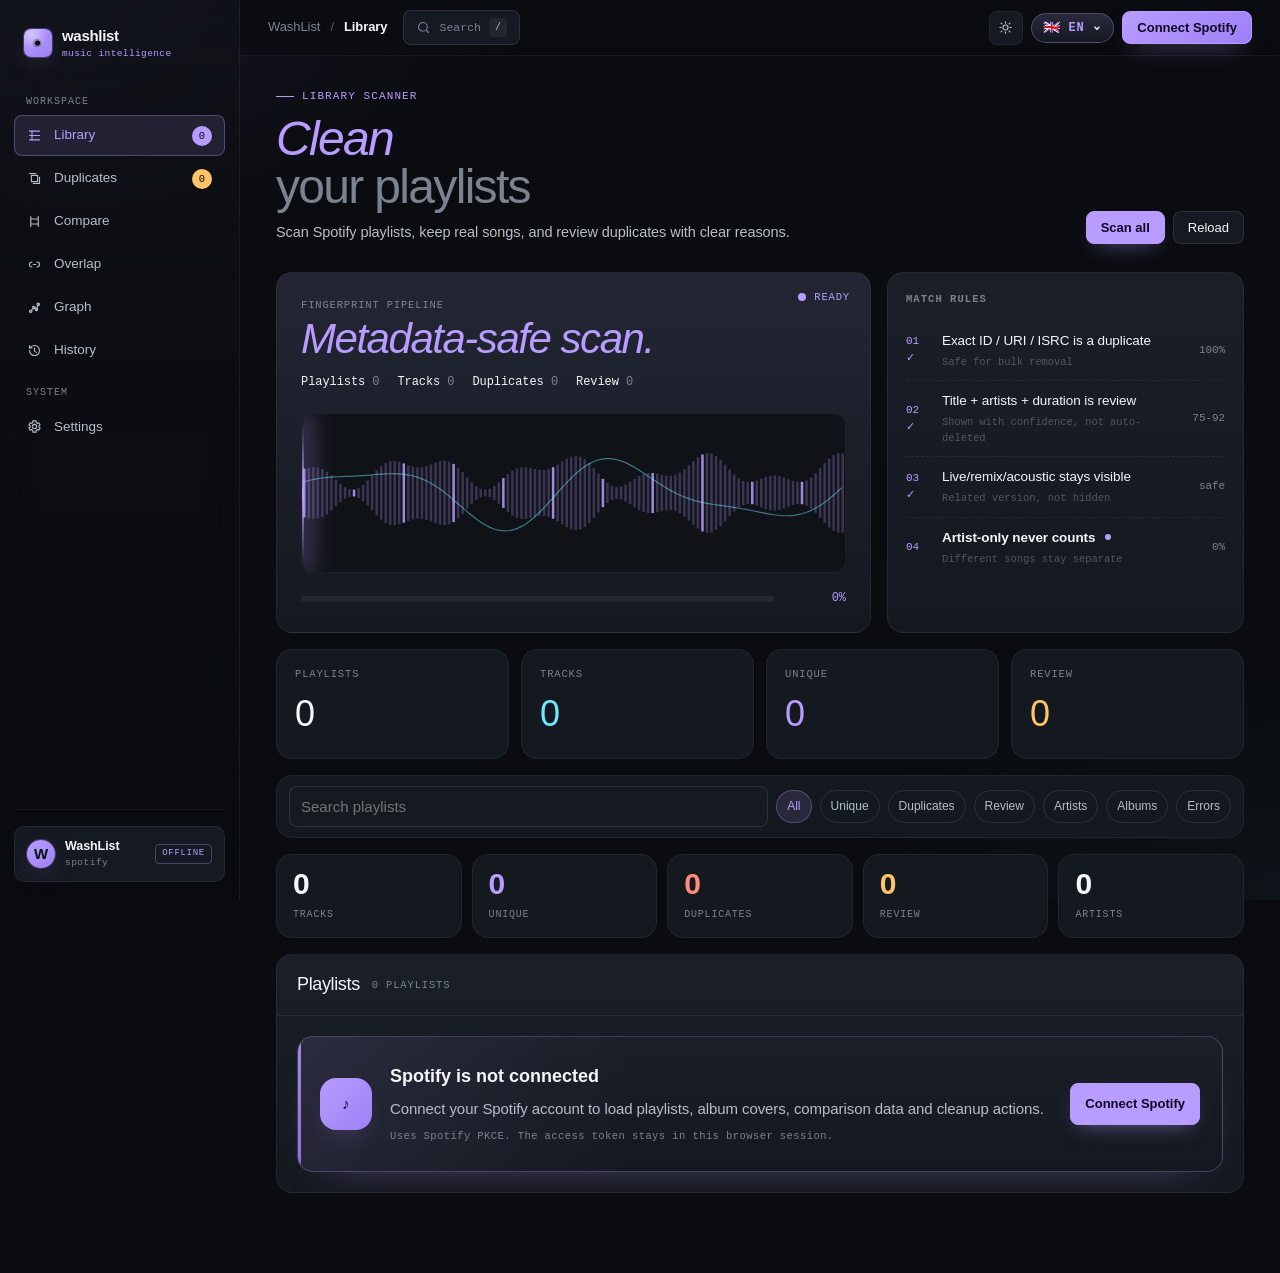
<file: app.html>
<!DOCTYPE html>
<html lang="en" data-theme="dark">
<head>
<meta charset="UTF-8">
<meta name="viewport" content="width=device-width, initial-scale=1.0, viewport-fit=cover">
<title>WashList — Music intelligence app</title>
<meta name="description" content="Scan Spotify playlists, detect real duplicates, review versions and remove exact copies safely.">
<meta name="robots" content="noindex,nofollow">
<meta name="referrer" content="strict-origin-when-cross-origin">
<meta name="color-scheme" content="dark light">
<meta name="theme-color" content="#0B0D12">
<meta http-equiv="Content-Security-Policy" content="default-src 'self'; base-uri 'self'; object-src 'none'; form-action 'none'; connect-src 'self' https://api.spotify.com; img-src 'self' https: data:; font-src 'self' https://fonts.gstatic.com; style-src 'self' 'unsafe-inline' https://fonts.googleapis.com; script-src 'self' 'unsafe-inline'; upgrade-insecure-requests">
<link rel="preconnect" href="https://fonts.googleapis.com">
<link rel="preconnect" href="https://fonts.gstatic.com" crossorigin>
<link href="https://fonts.googleapis.com/css2?family=Inter+Tight:ital,wght@0,300..900;1,300..900&family=JetBrains+Mono:wght@400;500&display=swap" rel="stylesheet">
<link rel="stylesheet" href="styles/tokens.css?v=20260526-production-pass">
<link rel="stylesheet" href="styles/app.css?v=20260526-production-pass">
<link rel="stylesheet" href="styles/live.css?v=20260526-production-pass">
</head>
<body>
<canvas class="bg-canvas" id="bg-canvas" aria-hidden="true"></canvas>

<div class="app" id="appPanel">
  <aside class="side">
    <button class="side-logo" type="button" data-tab-target="tLib" aria-label="Open library">
      <span class="logo-mark" aria-hidden="true">
        <svg viewBox="0 0 16 16" fill="#051209">
          <path d="M2 8c0-3 2.5-5 5-5s5 2 5 5-2.2 5-5 5c-1.5 0-2.6-.4-3.5-1L2 13l1-1.5C2.4 10.6 2 9.4 2 8z" opacity=".25"/>
          <path d="M4.5 8c0-1.8 1.5-3 3-3s3 1.2 3 3-1.5 3-3 3-3-1.2-3-3z"/>
        </svg>
      </span>
      <div>
        <div class="name">washlist</div>
        <div class="ver" data-i18n="tag.intelligence">music intelligence</div>
      </div>
    </button>

    <div class="side-section" data-i18n="nav.workspace">Workspace</div>
    <nav class="side-nav" aria-label="Workspace">
      <button class="side-link atab active" type="button" data-tab-target="tLib" aria-selected="true">
        <svg viewBox="0 0 24 24"><path d="M4 5h16M4 12h16M4 19h16"/><path d="M8 5v14"/></svg>
        <span data-i18n="nav.library">Library</span>
        <span class="count" id="sPl">0</span>
      </button>
      <button class="side-link atab warn" type="button" data-tab-target="tDup" aria-selected="false">
        <svg viewBox="0 0 24 24"><path d="M7 7h10v10H7z"/><path d="M4 4h10M10 20h10V10"/></svg>
        <span data-i18n="nav.duplicates">Duplicates</span>
        <span class="count" id="sDu">0</span>
      </button>
      <button class="side-link atab" type="button" data-tab-target="tCmp" aria-selected="false">
        <svg viewBox="0 0 24 24"><path d="M6 4v16M18 4v16M6 8h12M6 16h12"/></svg>
        <span data-i18n="nav.compare">Compare</span>
      </button>
      <button class="side-link atab" type="button" data-tab-target="tOv" aria-selected="false">
        <svg viewBox="0 0 24 24"><path d="M8 8a4 4 0 1 0 0 8"/><path d="M16 8a4 4 0 1 1 0 8"/><path d="M10 12h4"/></svg>
        <span data-i18n="nav.overlap">Overlap</span>
      </button>
      <button class="side-link atab" type="button" data-tab-target="tGph" aria-selected="false">
        <svg viewBox="0 0 24 24"><path d="M6 18l5-6 4 3 3-8"/><circle cx="6" cy="18" r="2"/><circle cx="11" cy="12" r="2"/><circle cx="15" cy="15" r="2"/><circle cx="18" cy="7" r="2"/></svg>
        <span data-i18n="nav.graph">Graph</span>
      </button>
      <button class="side-link atab" type="button" data-tab-target="tHist" aria-selected="false">
        <svg viewBox="0 0 24 24"><path d="M4 12a8 8 0 1 0 2.4-5.7L4 8"/><path d="M4 4v4h4M12 8v5l3 2"/></svg>
        <span data-i18n="nav.history">History</span>
      </button>
    </nav>

    <div class="side-section" data-i18n="nav.system">System</div>
    <nav class="side-nav" aria-label="System">
      <button class="side-link atab" type="button" data-tab-target="tSettings" aria-selected="false">
        <svg viewBox="0 0 24 24"><path d="M12 15.5a3.5 3.5 0 1 0 0-7 3.5 3.5 0 0 0 0 7z"/><path d="M19 12a7.1 7.1 0 0 0-.1-1l2-1.5-2-3.4-2.4 1a7 7 0 0 0-1.7-1L14.5 3h-5l-.3 3.1a7 7 0 0 0-1.7 1l-2.4-1-2 3.4 2 1.5a7.1 7.1 0 0 0 0 2l-2 1.5 2 3.4 2.4-1a7 7 0 0 0 1.7 1l.3 3.1h5l.3-3.1a7 7 0 0 0 1.7-1l2.4 1 2-3.4-2-1.5c.1-.3.1-.7.1-1z"/></svg>
        <span data-i18n="nav.settings">Settings</span>
      </button>
    </nav>

    <div class="side-bottom">
      <div class="user-row">
        <div class="user-avatar" id="uAv">W</div>
        <div class="who"><span id="uName">WashList</span><small id="uPlan">spotify</small></div>
        <span class="auth-mode" id="authMode">offline</span>
      </div>
    </div>
  </aside>

  <div class="main">
    <header class="topbar">
      <div class="crumb">
        <span data-i18n="top.workspace">WashList</span>
        <span class="sep">/</span>
        <b id="crumbCurrent" data-i18n="nav.library">Library</b>
      </div>
      <button class="topbar-cmd" type="button" id="focusSearch" aria-label="Focus playlist search">
        <svg viewBox="0 0 24 24"><circle cx="11" cy="11" r="7"/><path d="m20 20-3.2-3.2"/></svg>
        <span data-i18n="top.search">Search</span>
        <kbd>/</kbd>
      </button>
      <div class="topbar-actions">
        <button class="theme-toggle" id="themeBtn" type="button" aria-label="Toggle theme">
          <svg viewBox="0 0 24 24"><path d="M12 3v2M12 19v2M4.9 4.9l1.4 1.4M17.7 17.7l1.4 1.4M3 12h2M19 12h2M4.9 19.1l1.4-1.4M17.7 6.3l1.4-1.4"/><circle cx="12" cy="12" r="4"/></svg>
        </button>
        <div class="lang-dd" id="langDd">
          <button class="lang-dd-trigger" type="button" aria-haspopup="listbox" aria-expanded="false" aria-label="Language">
            <span class="flag">🇬🇧</span>
            <span class="code">EN</span>
            <svg width="10" height="10" viewBox="0 0 12 12" fill="none" stroke="currentColor" stroke-width="1.6"><path d="M3 4.5l3 3 3-3"/></svg>
          </button>
        </div>
        <button class="btn-app primary" type="button" id="logoutBtn" data-i18n="auth.connect" data-auth-action="connect">Connect Spotify</button>
      </div>
    </header>

    <main>
      <section class="tb on" id="tLib">
        <div class="view">
          <div class="vh">
            <div>
              <div class="vh-eyebrow" data-i18n="lib.eyebrow">Library scanner</div>
              <h1 class="vh-title"><em data-i18n="lib.titleA">Clean</em><br><span class="thin" data-i18n="lib.titleB">your playlists</span></h1>
              <p class="vh-sub" data-i18n="lib.sub">Scan Spotify playlists, keep real songs, and review duplicates with clear reasons.</p>
            </div>
            <div class="scan-actions">
              <button class="btn-app primary" type="button" id="scanAllBtn" data-i18n="lib.scanAll">Scan all</button>
              <button class="btn-app" type="button" id="reloadBtn" data-i18n="lib.reload">Reload</button>
            </div>
          </div>

          <div class="scan-hero live">
            <div class="scan-bigboard">
              <div class="corner-mono"><span class="pulse"></span><span id="scanState" data-i18n="scan.ready">Ready</span></div>
              <div class="scan-board-eyebrow" data-i18n="scan.pipeline">Fingerprint pipeline</div>
              <h2 class="scan-board-title"><em id="scanTitle" data-i18n="scan.title">Metadata-safe scan.</em></h2>
              <div class="scan-board-meta">
                <span><b data-i18n="stats.playlists">Playlists</b> <span id="mPlaylists">0</span></span>
                <span><b data-i18n="stats.tracks">Tracks</b> <span id="sSc">0</span></span>
                <span><b data-i18n="stats.duplicates">Duplicates</b> <span id="mDupes">0</span></span>
                <span><b data-i18n="stats.review">Review</b> <span id="mReview">0</span></span>
              </div>
              <div class="scan-canvas-wrap">
                <canvas id="scanWave"></canvas>
                <div class="scan-beam" id="scanBeam" style="left:0"></div>
              </div>
              <div class="scan-progress-row">
                <div class="scan-progress"><div class="fill" id="scanProgress" style="width:0"></div></div>
                <div class="scan-progress-text" id="scanProgressText">0%</div>
              </div>
            </div>
            <div class="stage-list compact-stage">
              <h4 data-i18n="scan.rules">Match rules</h4>
              <div class="stage done"><div class="num">01</div><div class="info"><div class="l" data-i18n="rule.id">Exact ID / URI / ISRC is a duplicate</div><div class="d" data-i18n="rule.idSub">Safe for bulk removal</div></div><div class="dur">100%</div></div>
              <div class="stage done"><div class="num">02</div><div class="info"><div class="l" data-i18n="rule.meta">Title + artists + duration is review</div><div class="d" data-i18n="rule.metaSub">Shown with confidence, not auto-deleted</div></div><div class="dur">75-92</div></div>
              <div class="stage done"><div class="num">03</div><div class="info"><div class="l" data-i18n="rule.version">Live/remix/acoustic stays visible</div><div class="d" data-i18n="rule.versionSub">Related version, not hidden</div></div><div class="dur">safe</div></div>
              <div class="stage active"><div class="num">04</div><div class="info"><div class="l" data-i18n="rule.artist">Artist-only never counts</div><div class="d" data-i18n="rule.artistSub">Different songs stay separate</div></div><div class="dur">0%</div></div>
            </div>
          </div>

          <div class="counter-row">
            <div class="counter-card"><div class="k" data-i18n="stats.playlists">Playlists</div><div class="v" id="kPlaylists">0</div></div>
            <div class="counter-card cyan"><div class="k" data-i18n="stats.tracks">Tracks</div><div class="v" id="kTracks">0</div></div>
            <div class="counter-card mint"><div class="k" data-i18n="stats.unique">Unique</div><div class="v" id="kUnique">0</div></div>
            <div class="counter-card amber"><div class="k" data-i18n="stats.review">Review</div><div class="v" id="kReview">0</div></div>
          </div>

          <div class="filter-bar" role="toolbar" aria-label="Playlist filters">
            <input class="input search-input" id="srch" type="search" aria-label="Search playlists" data-i18n-placeholder="lib.search" placeholder="Search playlists">
            <button class="chip active" type="button" data-sort="all" data-i18n="filter.all">All</button>
            <button class="chip" type="button" data-sort="unique" data-i18n="filter.unique">Unique</button>
            <button class="chip" type="button" data-sort="dupes" data-i18n="filter.dupes">Duplicates</button>
            <button class="chip" type="button" data-sort="review" data-i18n="filter.review">Review</button>
            <button class="chip" type="button" data-sort="artists" data-i18n="filter.artists">Artists</button>
            <button class="chip" type="button" data-sort="albums" data-i18n="filter.albums">Albums</button>
            <button class="chip" type="button" data-sort="errors" data-i18n="filter.errors">Errors</button>
          </div>

          <div id="scanSummary" class="metric-grid"></div>
          <div style="height:16px"></div>
          <div class="card">
            <div class="card-h">
              <span class="ttl" data-i18n="lib.playlists">Playlists</span>
              <span class="sub" id="plLoading" data-i18n="state.loading">Loading</span>
            </div>
            <div class="card-b">
              <div class="playlist-list" id="plList"></div>
            </div>
          </div>
        </div>
      </section>

      <section class="tb" id="tDup">
        <div class="view">
          <div class="vh">
            <div>
              <div class="vh-eyebrow" data-i18n="dup.eyebrow">Duplicate review</div>
              <h1 class="vh-title"><em data-i18n="dup.titleA">Real dupes</em><br><span class="thin" data-i18n="dup.titleB">with reasons</span></h1>
              <p class="vh-sub" data-i18n="dup.sub">Exact matches can be removed. Possible matches and versions stay in review.</p>
            </div>
            <div class="scan-actions">
              <button class="btn-app primary" type="button" id="applyExactBtn" data-i18n="dup.applyExact">Apply exact</button>
              <button class="btn-app" type="button" id="exportDupBtn" data-i18n="dup.export">Export</button>
            </div>
          </div>
          <div class="filter-bar" role="toolbar" aria-label="Duplicate filters">
            <button class="chip active" type="button" data-dup-filter="all" data-i18n="filter.all">All</button>
            <button class="chip" type="button" data-dup-filter="exact" data-i18n="dup.exact">Exact</button>
            <button class="chip" type="button" data-dup-filter="probable" data-i18n="dup.probable">Probable</button>
            <button class="chip" type="button" data-dup-filter="version" data-i18n="dup.version">Versions</button>
            <button class="chip" type="button" data-dup-filter="review" data-i18n="filter.review">Review</button>
          </div>
          <div class="dup-list" id="dupList"></div>
        </div>
      </section>

      <section class="tb" id="tCmp">
        <div class="view">
          <div class="vh">
            <div>
              <div class="vh-eyebrow" data-i18n="cmp.eyebrow">Playlist comparison</div>
              <h1 class="vh-title"><em data-i18n="cmp.titleA">Compare</em><br><span class="thin" data-i18n="cmp.titleB">two playlists</span></h1>
              <p class="vh-sub" data-i18n="cmp.sub">See shared tracks and what exists only on each side.</p>
            </div>
          </div>
          <div class="filter-bar">
            <span class="mono muted">A</span>
            <select class="select" id="cmpL"></select>
            <span class="mono muted">B</span>
            <select class="select" id="cmpR"></select>
            <button class="btn-app primary" type="button" id="runCmpBtn" data-i18n="cmp.run">Compare</button>
          </div>
          <div class="compare-grid live">
            <div class="compare-col"><h4 id="cmpLF">A</h4><div class="pl" id="cmpLL"></div></div>
            <div class="compare-mid"><div class="venn"><div class="c a"></div><div class="c b"></div></div><div class="num" id="cmpN">0</div><div class="lbl" data-i18n="cmp.shared">Shared tracks</div></div>
            <div class="compare-col"><h4 id="cmpRF">B</h4><div class="pl" id="cmpRL"></div></div>
          </div>
        </div>
      </section>

      <section class="tb" id="tOv">
        <div class="view">
          <div class="vh">
            <div>
              <div class="vh-eyebrow" data-i18n="ov.eyebrow">Overlap map</div>
              <h1 class="vh-title"><em data-i18n="ov.titleA">Tracks living</em><br><span class="thin" data-i18n="ov.titleB">in many playlists</span></h1>
              <p class="vh-sub" data-i18n="ov.sub">Find tracks that appear in three or more playlists.</p>
            </div>
          </div>
          <div class="filter-bar">
            <label class="mono muted" for="ovMin" data-i18n="ov.min">Minimum playlists</label>
            <select class="select" id="ovMin"><option>2</option><option selected>3</option><option>4</option><option>5</option></select>
            <button class="btn-app primary" type="button" id="runOvBtn" data-i18n="ov.run">Build overlap</button>
          </div>
          <div class="overlap-grid" id="ovGrid"></div>
        </div>
      </section>

      <section class="tb" id="tGph">
        <div class="view">
          <div class="vh">
            <div>
              <div class="vh-eyebrow" data-i18n="gph.eyebrow">Library graph</div>
              <h1 class="vh-title"><em data-i18n="gph.titleA">Playlist</em><br><span class="thin" data-i18n="gph.titleB">connections</span></h1>
              <p class="vh-sub" data-i18n="gph.sub">Visualize playlist overlap without leaving the app.</p>
            </div>
            <button class="btn-app primary" type="button" id="buildGraphBtn" data-i18n="gph.build">Build graph</button>
          </div>
          <div class="graph-shell">
            <div class="graph-legend"><div class="lg-row"><span class="d" style="background:var(--mint)"></span><span id="gphSt" data-i18n="gph.nodata">Scan at least two playlists first.</span></div></div>
            <svg id="graphCanvas" role="img" aria-label="Playlist graph"></svg>
          </div>
        </div>
      </section>

      <section class="tb" id="tHist">
        <div class="view">
          <div class="vh">
            <div>
              <div class="vh-eyebrow" data-i18n="hist.eyebrow">History</div>
              <h1 class="vh-title"><em data-i18n="hist.titleA">Cleanup</em><br><span class="thin" data-i18n="hist.titleB">log</span></h1>
              <p class="vh-sub" data-i18n="hist.sub">Local history of duplicate removals and exports.</p>
            </div>
            <div class="history-actions">
              <button class="btn-app" type="button" id="exportHistBtn" data-i18n="hist.export">Export CSV</button>
              <button class="btn-app danger" type="button" id="clearHistBtn" data-i18n="hist.clear">Clear</button>
            </div>
          </div>
          <div id="histRows"></div>
        </div>
      </section>

      <section class="tb" id="tSettings">
        <div class="view">
          <div class="vh">
            <div>
              <div class="vh-eyebrow" data-i18n="set.eyebrow">Settings</div>
              <h1 class="vh-title"><em data-i18n="set.titleA">Scanning</em><br><span class="thin" data-i18n="set.titleB">controls</span></h1>
              <p class="vh-sub" data-i18n="set.sub">Keep basic controls visible and advanced matching options tucked away.</p>
            </div>
          </div>
          <div class="card">
            <div class="card-b">
              <div class="set-section">
                <h3 data-i18n="set.matching">Matching</h3>
                <p class="sd" data-i18n="set.matchingSub">Balanced mode is conservative and keeps metadata-only matches in review.</p>
                <div class="set-row"><div class="l"><span data-i18n="set.mode">Scan mode</span><small data-i18n="set.modeSub">Strict only uses exact IDs. Balanced adds safe review groups. Fuzzy is for manual analysis.</small></div><select class="select" id="modeSel"><option value="strict">Strict</option><option value="balanced" selected>Balanced</option><option value="fuzzy">Fuzzy</option></select></div>
                <div class="set-row"><div class="l"><span data-i18n="set.remasters">Treat remasters as duplicates</span><small data-i18n="set.remastersSub">Off by default to prevent accidental version loss.</small></div><button class="toggle" type="button" id="optR" aria-pressed="false"></button></div>
                <div class="set-row"><div class="l"><span data-i18n="set.live">Allow live/acoustic review</span><small data-i18n="set.liveSub">Keeps versions visible but never auto-removes them.</small></div><button class="toggle on" type="button" id="optL" aria-pressed="true"></button></div>
                <div class="set-row"><div class="l"><span data-i18n="set.dry">Dry run</span><small data-i18n="set.drySub">Show removal actions without touching Spotify.</small></div><button class="toggle" type="button" id="optDry" aria-pressed="false"></button></div>
              </div>
              <div class="set-section">
                <h3 data-i18n="set.performance">Performance</h3>
                <p class="sd" data-i18n="set.performanceSub">Playlist pages are fetched in parallel with API backoff.</p>
                <div class="set-row"><div class="l"><span data-i18n="set.playlistWorkers">Parallel playlist scans</span><small data-i18n="set.playlistWorkersSub">Higher values are faster but can hit API rate limits.</small></div><select class="select" id="workerSel"><option>2</option><option selected>3</option><option>4</option></select></div>
                <div class="set-row"><div class="l"><span data-i18n="set.pageWorkers">Parallel page fetches</span><small data-i18n="set.pageWorkersSub">Used inside a single large playlist.</small></div><select class="select" id="pageWorkerSel"><option>3</option><option>4</option><option selected>6</option></select></div>
              </div>
            </div>
          </div>
        </div>
      </section>
    </main>
  </div>
</div>

<div class="toast-stack" id="toasts"></div>

<script src="js/waveform-bg.js?v=20260526-production-pass"></script>
<script src="js/washlist-app.js?v=20260526-production-pass"></script>
</body>
</html>
</file>
<file: styles/tokens.css>
/* WashList — design tokens (dark-first, mint accent) */
:root {
  color-scheme: dark;

  /* Surfaces */
  --bg:        #0A0C10;
  --bg-1:      #0F1217;
  --bg-2:      #151921;
  --bg-3:      #1C212B;
  --surface:   #14181F;
  --surface-raised: #1A1F28;
  --glass:     rgba(20, 24, 31, 0.62);

  /* Borders & lines */
  --line:      rgba(255, 255, 255, 0.06);
  --line-2:    rgba(255, 255, 255, 0.10);
  --line-3:    rgba(255, 255, 255, 0.18);

  /* Ink */
  --ink:       #F4F6F8;
  --ink-2:     #B7BEC9;
  --ink-3:     #7B8290;
  --ink-4:     #4F5663;

  /* Accents */
  --mint:      #B89CFF;
  --mint-2:    #9D80F5;
  --mint-3:    #CFB9FF;
  --mint-bg:   rgba(184, 156, 255, 0.12);
  --mint-brd:  rgba(184, 156, 255, 0.32);
  --mint-glow: 0 0 0 1px rgba(184,156,255,.35), 0 8px 40px -8px rgba(184,156,255,.45);

  --cyan:      #6FE8FF;
  --cyan-bg:   rgba(111, 232, 255, 0.10);
  --cyan-brd:  rgba(111, 232, 255, 0.26);

  /* Status */
  --coral:     #FF8B7A;
  --coral-bg:  rgba(255, 139, 122, 0.10);
  --coral-brd: rgba(255, 139, 122, 0.26);

  --amber:     #FFC369;
  --amber-bg:  rgba(255, 195, 105, 0.10);
  --amber-brd: rgba(255, 195, 105, 0.28);

  --violet:    #B89CFF;
  --violet-bg: rgba(184, 156, 255, 0.10);
  --violet-brd:rgba(184, 156, 255, 0.26);

  /* Type */
  --f-sans:    'Inter Tight', 'Inter', -apple-system, BlinkMacSystemFont, sans-serif;
  --f-display: 'Inter Tight', 'Inter', -apple-system, BlinkMacSystemFont, sans-serif;
  --f-mono:    'JetBrains Mono', 'Geist Mono', ui-monospace, SFMono-Regular, Menlo, monospace;

  /* Motion */
  --ease-out:    cubic-bezier(.16, 1, .3, 1);   /* expo-out */
  --ease-spring: cubic-bezier(.34, 1.56, .64, 1);
  --ease-base:   cubic-bezier(.4, 0, .2, 1);
  --dur-micro:   140ms;
  --dur-base:    240ms;
  --dur-slow:    420ms;
  --dur-reveal:  900ms;

  /* Radii / shadow */
  --r-sm: 6px;
  --r:    10px;
  --r-lg: 16px;
  --r-xl: 24px;
  --shadow-1: 0 1px 0 rgba(255,255,255,.04) inset, 0 1px 2px rgba(0,0,0,.4);
  --shadow-2: 0 24px 60px -20px rgba(0,0,0,.7), 0 2px 0 rgba(255,255,255,.03) inset;
  --shadow-3: 0 40px 120px -30px rgba(0,0,0,.85);
}

[data-theme="light"] {
  color-scheme: light;

  --bg:        #F4F6F8;
  --bg-1:      #FFFFFF;
  --bg-2:      #EEF2F5;
  --bg-3:      #E4E9EE;
  --surface:   #FFFFFF;
  --surface-raised: #FFFFFF;
  --glass:     rgba(255, 255, 255, 0.70);

  --line:      rgba(11, 17, 24, 0.08);
  --line-2:    rgba(11, 17, 24, 0.13);
  --line-3:    rgba(11, 17, 24, 0.22);

  --ink:       #10141A;
  --ink-2:     #4E5867;
  --ink-3:     #7B8492;
  --ink-4:     #A2AAB5;

  --mint:      #13C878;
  --mint-2:    #0FB66C;
  --mint-3:    #77E8B5;
  --mint-bg:   rgba(19, 200, 120, 0.10);
  --mint-brd:  rgba(19, 200, 120, 0.26);
  --mint-glow: 0 0 0 1px rgba(19,200,120,.24), 0 8px 34px -12px rgba(19,200,120,.36);

  --cyan-bg:   rgba(16, 152, 183, 0.10);
  --cyan-brd:  rgba(16, 152, 183, 0.24);
  --coral-bg:  rgba(224, 83, 68, 0.10);
  --coral-brd: rgba(224, 83, 68, 0.22);
  --amber-bg:  rgba(191, 125, 22, 0.12);
  --amber-brd: rgba(191, 125, 22, 0.24);
  --violet-bg: rgba(111, 80, 210, 0.11);
  --violet-brd:rgba(111, 80, 210, 0.24);

  --shadow-1: 0 1px 0 rgba(255,255,255,.8) inset, 0 1px 2px rgba(15,23,42,.08);
  --shadow-2: 0 24px 60px -24px rgba(15,23,42,.24), 0 1px 0 rgba(255,255,255,.9) inset;
  --shadow-3: 0 40px 120px -38px rgba(15,23,42,.30);
}

* { box-sizing: border-box; margin: 0; padding: 0; }
html { -webkit-font-smoothing: antialiased; text-rendering: optimizeLegibility; scroll-behavior: smooth; }
body {
  font-family: var(--f-sans);
  background: var(--bg);
  color: var(--ink);
  font-size: 15px;
  line-height: 1.55;
  letter-spacing: -0.005em;
  font-feature-settings: 'ss01', 'cv11';
  overflow-x: hidden;
}

::selection { background: var(--mint); color: #051209; }
::-webkit-scrollbar { width: 8px; height: 8px; }
::-webkit-scrollbar-track { background: transparent; }
::-webkit-scrollbar-thumb { background: var(--line-2); border-radius: 4px; }
::-webkit-scrollbar-thumb:hover { background: var(--line-3); }

/* Reduce motion */
@media (prefers-reduced-motion: reduce) {
  *, *::before, *::after {
    animation-duration: 0.001ms !important;
    animation-iteration-count: 1 !important;
    transition-duration: 0.001ms !important;
    scroll-behavior: auto !important;
  }
}

/* Utility */
.mono { font-family: var(--f-mono); font-feature-settings: 'ss02', 'cv11'; }
.muted { color: var(--ink-3); }
.tnum { font-variant-numeric: tabular-nums; }
</file>
<file: styles/app.css>
/* WashList App — UI styles. Built on tokens.css */

/* Page shell */
body { background: var(--bg); }
body::before {
  content: ''; position: fixed; inset: 0; z-index: 0; pointer-events: none;
  background:
    radial-gradient(ellipse 70% 50% at 0% 0%, rgba(184, 156, 255, 0.06), transparent 60%),
    radial-gradient(ellipse 60% 50% at 100% 100%, rgba(111, 232, 255, 0.04), transparent 60%);
}

.app {
  position: relative; z-index: 1;
  display: grid;
  grid-template-columns: 240px 1fr;
  min-height: 100vh;
  min-height: 100dvh;
}

/* ── SIDEBAR ── */
.side {
  border-right: 1px solid var(--line);
  padding: 18px 14px;
  background: linear-gradient(180deg, rgba(15,18,23,.6), rgba(10,12,16,.4));
  backdrop-filter: blur(20px);
  display: flex; flex-direction: column;
  position: sticky; top: 0; height: 100vh; height: 100dvh;
}
.side-logo {
  display: flex; align-items: center; gap: 10px;
  padding: 6px 10px 18px;
  text-decoration: none; color: var(--ink);
}
.side-logo .logo-mark {
  width: 28px; height: 28px; border-radius: 7px;
  background: linear-gradient(135deg, var(--mint), var(--mint-2));
  display: grid; place-items: center; position: relative; overflow: hidden;
  box-shadow: 0 0 0 1px rgba(184,156,255,.3), 0 4px 14px -4px rgba(184,156,255,.4);
}
.side-logo .logo-mark::before {
  content: ''; position: absolute; inset: 0;
  background: radial-gradient(circle at 30% 20%, rgba(255,255,255,.45), transparent 50%);
}
.side-logo .logo-mark svg { position: relative; width: 14px; height: 14px; }
.side-logo .name { font-weight: 700; font-size: 15px; letter-spacing: -0.02em; }
.side-logo .ver { font-family: var(--f-mono); font-size: 9.5px; color: var(--mint); letter-spacing: 0.04em; }

.side-section { font-family: var(--f-mono); font-size: 10px; color: var(--ink-3); letter-spacing: 0.1em; text-transform: uppercase; padding: 14px 12px 6px; }

.side-nav { display: flex; flex-direction: column; gap: 2px; }
.side-link {
  display: flex; align-items: center; gap: 12px;
  padding: 9px 12px; border-radius: 8px;
  color: var(--ink-2); text-decoration: none;
  font-size: 13.5px; cursor: pointer;
  border: 1px solid transparent;
  transition: all var(--dur-micro) var(--ease-base);
  position: relative;
}
.side-link svg { width: 16px; height: 16px; stroke: currentColor; fill: none; stroke-width: 1.6; flex-shrink: 0; }
.side-link:hover { background: var(--line); color: var(--ink); }
.side-link.active {
  background: var(--mint-bg);
  color: var(--mint);
  border-color: var(--mint-brd);
}
.side-link .count {
  margin-left: auto;
  font-family: var(--f-mono); font-size: 10.5px;
  padding: 2px 7px; border-radius: 999px;
  background: var(--line); color: var(--ink-3);
  font-variant-numeric: tabular-nums;
}
.side-link.active .count { background: var(--mint); color: #051209; }
.side-link.warn .count { background: var(--amber); color: #1A1006; }

.side-bottom { margin-top: auto; padding-top: 16px; border-top: 1px solid var(--line); display: flex; flex-direction: column; gap: 10px; }

.user-row {
  display: flex; align-items: center; gap: 10px;
  padding: 10px 12px; border-radius: 10px;
  background: var(--bg-2); border: 1px solid var(--line);
}
.user-avatar { width: 28px; height: 28px; border-radius: 50%; background: linear-gradient(135deg, var(--violet), var(--mint)); flex-shrink: 0; }
.user-row .who { font-size: 12.5px; font-weight: 600; }
.user-row .who small { display: block; font-family: var(--f-mono); font-size: 9.5px; color: var(--ink-3); font-weight: 400; letter-spacing: 0.05em; }
.user-row .auth-mode { margin-left: auto; font-family: var(--f-mono); font-size: 9px; color: var(--mint); border: 1px solid var(--mint-brd); padding: 2px 6px; border-radius: 4px; letter-spacing: 0.08em; text-transform: uppercase; }

/* ── TOP BAR ── */
.topbar {
  position: sticky; top: 0; z-index: 30;
  height: 56px; display: flex; align-items: center; gap: 16px;
  padding: 0 28px;
  background: linear-gradient(to bottom, rgba(10,12,16,.85), rgba(10,12,16,.55));
  backdrop-filter: blur(18px);
  border-bottom: 1px solid var(--line);
}
.crumb { display: flex; align-items: center; gap: 10px; font-size: 13px; color: var(--ink-3); }
.crumb b { color: var(--ink); font-weight: 600; }
.crumb .sep { color: var(--ink-4); }

.topbar-cmd {
  margin-left: auto; display: flex; align-items: center; gap: 8px;
  padding: 7px 12px; border-radius: 8px; border: 1px solid var(--line-2);
  font-family: var(--f-mono); font-size: 11.5px; color: var(--ink-3);
  background: var(--bg-2); cursor: pointer;
  transition: all var(--dur-micro) var(--ease-base);
}
.topbar-cmd:hover { background: var(--line); color: var(--ink); }
.topbar-cmd kbd { padding: 2px 6px; border-radius: 4px; background: var(--line); color: var(--ink-2); font-size: 10px; font-family: inherit; }

.theme-toggle {
  width: 34px; height: 34px; border-radius: 8px;
  background: var(--bg-2); border: 1px solid var(--line); cursor: pointer;
  display: grid; place-items: center; color: var(--ink-2);
  transition: all var(--dur-micro) var(--ease-base);
}
.theme-toggle:hover { color: var(--ink); border-color: var(--line-2); }
.theme-toggle svg { width: 14px; height: 14px; fill: none; stroke: currentColor; stroke-width: 1.6; }

/* ── MAIN SCROLL ── */
.main { min-width: 0; min-height: 100vh; display: flex; flex-direction: column; }
.view { padding: 32px 36px 80px; flex: 1; }

/* View header */
.vh { display: flex; align-items: flex-end; justify-content: space-between; gap: 24px; margin-bottom: 28px; }
.vh-eyebrow { font-family: var(--f-mono); font-size: 11px; color: var(--mint); letter-spacing: 0.1em; text-transform: uppercase; margin-bottom: 10px; display: flex; align-items: center; gap: 8px; }
.vh-eyebrow::before { content: ''; width: 18px; height: 1px; background: var(--mint); }
.vh-title { font-family: var(--f-display); font-size: 48px; font-weight: 500; letter-spacing: -0.035em; line-height: 1; }
.vh-title em { font-style: italic; color: var(--mint); font-weight: 400; }
.vh-title .thin { font-weight: 300; color: var(--ink-3); }
.vh-sub { color: var(--ink-2); font-size: 14.5px; margin-top: 10px; max-width: 520px; }

/* ── CARDS ── */
.card {
  background: linear-gradient(180deg, var(--surface-raised), var(--surface));
  border: 1px solid var(--line);
  border-radius: var(--r-lg);
  position: relative;
  overflow: hidden;
}
.card-h { display: flex; align-items: center; gap: 12px; padding: 16px 20px; border-bottom: 1px solid var(--line); }
.card-h .ttl { font-family: var(--f-display); font-size: 18px; font-weight: 500; letter-spacing: -0.02em; }
.card-h .sub { font-family: var(--f-mono); font-size: 10.5px; color: var(--ink-3); text-transform: uppercase; letter-spacing: 0.08em; }
.card-b { padding: 20px; }

/* ── TAGS ── */
.tag {
  display: inline-flex; align-items: center; gap: 6px;
  font-family: var(--f-mono); font-size: 10.5px; text-transform: uppercase; letter-spacing: 0.08em;
  padding: 4px 9px; border-radius: 999px; border: 1px solid var(--line-2);
  color: var(--ink-2); background: transparent;
}
.tag .b { width: 6px; height: 6px; border-radius: 50%; background: currentColor; }
.tag.mint { color: var(--mint); border-color: var(--mint-brd); background: var(--mint-bg); }
.tag.cyan { color: var(--cyan); border-color: var(--cyan-brd); background: var(--cyan-bg); }
.tag.amber { color: var(--amber); border-color: var(--amber-brd); background: var(--amber-bg); }
.tag.coral { color: var(--coral); border-color: var(--coral-brd); background: var(--coral-bg); }
.tag.violet { color: var(--violet); border-color: var(--violet-brd); background: var(--violet-bg); }

/* ── BUTTONS / PILLS ── */
.btn-app {
  display: inline-flex; align-items: center; gap: 8px;
  padding: 9px 14px; border-radius: 8px;
  background: var(--bg-2); border: 1px solid var(--line-2);
  color: var(--ink); font: 500 13px/1 var(--f-sans);
  cursor: pointer; text-decoration: none;
  transition: all var(--dur-micro) var(--ease-base);
}
.btn-app:hover { background: var(--line); border-color: var(--line-3); }
.btn-app.primary { background: var(--mint); color: #100923; border-color: var(--mint); font-weight: 600; box-shadow: 0 6px 18px -8px rgba(184,156,255,.5); }
.btn-app.primary:hover { background: var(--mint-2); }
.btn-app.danger { color: var(--coral); border-color: var(--coral-brd); background: var(--coral-bg); }
.btn-app.danger:hover { background: var(--coral-bg); border-color: var(--coral); }
.btn-app.ghost { background: transparent; }
.btn-app svg { width: 14px; height: 14px; }

.chip {
  display: inline-flex; align-items: center; gap: 6px;
  padding: 6px 10px; border-radius: 999px;
  font-size: 12px; color: var(--ink-2);
  border: 1px solid var(--line-2); background: transparent;
  cursor: pointer;
  transition: all var(--dur-micro) var(--ease-base);
}
.chip:hover { color: var(--ink); background: var(--line); border-color: var(--line-3); }
.chip.active { color: var(--mint); border-color: var(--mint-brd); background: var(--mint-bg); }

/* ── SCAN VIEW ── */
.scan-hero {
  display: grid; grid-template-columns: 1.4fr 1fr; gap: 16px;
  margin-bottom: 16px;
}
.scan-bigboard {
  background: linear-gradient(180deg, rgba(184,156,255,.055), transparent),
              linear-gradient(180deg, var(--surface-raised), var(--surface));
  border: 1px solid var(--line);
  border-radius: var(--r-lg);
  padding: 24px;
  position: relative;
  overflow: hidden;
  min-height: 320px;
}
.scan-bigboard .corner-mono {
  position: absolute; top: 16px; right: 20px;
  font-family: var(--f-mono); font-size: 10.5px; color: var(--mint);
  letter-spacing: 0.08em; text-transform: uppercase;
  display: flex; align-items: center; gap: 8px;
}
.scan-bigboard .corner-mono .pulse {
  width: 8px; height: 8px; border-radius: 50%; background: var(--mint);
  box-shadow: 0 0 0 0 rgba(184,156,255,.6); animation: pulseRing 2.4s infinite;
}
@keyframes pulseRing {
  0%, 100% { box-shadow: 0 0 0 0 rgba(184,156,255,.6); }
  50% { box-shadow: 0 0 0 6px rgba(184,156,255,0); }
}
.scan-board-eyebrow { font-family: var(--f-mono); font-size: 10.5px; color: var(--ink-3); text-transform: uppercase; letter-spacing: 0.08em; }
.scan-board-title { font-family: var(--f-display); font-size: 42px; font-weight: 500; letter-spacing: -0.035em; line-height: 1.05; margin-top: 4px; }
.scan-board-title em { font-style: italic; color: var(--mint); font-weight: 400; }
.scan-board-meta { font-family: var(--f-mono); font-size: 12px; color: var(--ink-3); margin-top: 12px; display: flex; gap: 18px; flex-wrap: wrap; }
.scan-board-meta b { color: var(--ink); font-weight: 500; }

.scan-canvas-wrap {
  margin-top: 22px;
  height: 160px;
  border-radius: 12px;
  border: 1px solid var(--line);
  background: var(--bg-1);
  position: relative; overflow: hidden;
}
.scan-canvas-wrap canvas { width: 100%; height: 100%; display: block; }
.scan-beam {
  position: absolute; top: 0; bottom: 0; width: 2px;
  background: linear-gradient(180deg, transparent, var(--mint), transparent);
  box-shadow: 0 0 24px 3px rgba(184,156,255,.7);
  pointer-events: none;
}

.scan-progress-row { margin-top: 16px; display: flex; align-items: center; gap: 12px; }
.scan-progress {
  flex: 1; height: 6px; border-radius: 3px; background: var(--line); overflow: hidden; position: relative;
}
.scan-progress .fill {
  position: absolute; left: 0; top: 0; bottom: 0;
  background: linear-gradient(90deg, var(--mint), var(--cyan));
  border-radius: 3px;
  transition: width var(--dur-slow) var(--ease-out);
}
.scan-progress-text { font-family: var(--f-mono); font-size: 12px; color: var(--mint); font-variant-numeric: tabular-nums; min-width: 60px; text-align: right; }

/* Stage list */
.stage-list {
  background: linear-gradient(180deg, var(--surface-raised), var(--surface));
  border: 1px solid var(--line); border-radius: var(--r-lg);
  padding: 18px; min-height: 320px;
  display: flex; flex-direction: column;
}
.stage-list h4 { font-family: var(--f-mono); font-size: 10.5px; color: var(--ink-3); text-transform: uppercase; letter-spacing: 0.1em; margin-bottom: 14px; }

.stage {
  display: grid; grid-template-columns: 24px 1fr auto; gap: 12px;
  padding: 10px 0; align-items: center;
  border-bottom: 1px dashed var(--line);
}
.stage:last-child { border-bottom: none; }
.stage .num { font-family: var(--f-mono); font-size: 11px; color: var(--ink-3); }
.stage .info .l { font-size: 13.5px; color: var(--ink-2); transition: color var(--dur-base); }
.stage .info .d { font-family: var(--f-mono); font-size: 10.5px; color: var(--ink-4); margin-top: 2px; }
.stage .dur { font-family: var(--f-mono); font-size: 11px; color: var(--ink-3); font-variant-numeric: tabular-nums; }
.stage.done .num { color: var(--mint); }
.stage.done .info .l { color: var(--ink); }
.stage.done .num::after { content: ' ✓'; color: var(--mint); }
.stage.active .num { color: var(--mint); }
.stage.active .info .l { color: var(--ink); font-weight: 600; }
.stage.active .info .l::after {
  content: ''; display: inline-block; width: 6px; height: 6px; border-radius: 50%;
  background: var(--mint); margin-left: 10px; transform: translateY(-2px);
  animation: pulseDot 1.4s infinite var(--ease-base);
}
@keyframes pulseDot { 0%,100%{opacity:1;transform:translateY(-2px) scale(1)} 50%{opacity:.45;transform:translateY(-2px) scale(.6)} }

/* Counter row */
.counter-row { display: grid; grid-template-columns: repeat(4, 1fr); gap: 12px; margin-bottom: 16px; }
.counter-card {
  border: 1px solid var(--line); border-radius: var(--r-lg);
  padding: 16px 18px; background: var(--surface);
  position: relative; overflow: hidden;
}
.counter-card .k { font-family: var(--f-mono); font-size: 10.5px; color: var(--ink-3); text-transform: uppercase; letter-spacing: 0.08em; }
.counter-card .v { font-family: var(--f-display); font-size: 36px; font-weight: 500; letter-spacing: -0.035em; margin-top: 4px; font-variant-numeric: tabular-nums; }
.counter-card.mint .v { color: var(--mint); }
.counter-card.amber .v { color: var(--amber); }
.counter-card.cyan .v { color: var(--cyan); }
.counter-card .spark { position: absolute; right: 16px; top: 16px; bottom: 16px; width: 60px; }

/* ── DUPLICATE CLUSTERS ── */
.cluster {
  border: 1px solid var(--line-2);
  border-radius: var(--r-lg);
  background: linear-gradient(180deg, var(--surface-raised), var(--surface));
  margin-bottom: 12px;
  overflow: hidden;
  transition: all var(--dur-base) var(--ease-out);
}
.cluster.removed {
  opacity: 0.4;
  transform: scale(0.98);
  filter: grayscale(.4);
}
.cluster.kept {
  border-color: var(--mint-brd);
}

.cluster-h { padding: 14px 18px; display: flex; align-items: center; gap: 12px; border-bottom: 1px solid var(--line); flex-wrap: wrap; }
.cluster-h .reason { font-size: 13px; color: var(--ink-2); }
.cluster-h .conf {
  margin-left: auto;
  display: flex; align-items: center; gap: 8px;
  font-family: var(--f-mono); font-size: 13px;
  font-variant-numeric: tabular-nums;
}
.cluster-h .conf small { color: var(--ink-3); }
.cluster-h .conf .bar { width: 60px; height: 4px; border-radius: 2px; background: var(--line); overflow: hidden; }
.cluster-h .conf .bar .fill { height: 100%; background: var(--mint); border-radius: 2px; }

.cluster-pair { display: grid; grid-template-columns: 1fr 1px 1fr; }
.cluster-pair .divider { background: var(--line); position: relative; }
.cluster-pair .divider::before {
  content: 'vs'; position: absolute; top: 50%; left: 50%;
  transform: translate(-50%,-50%);
  background: var(--surface); padding: 4px 8px;
  font-family: var(--f-mono); font-size: 9.5px; color: var(--ink-3); text-transform: uppercase; letter-spacing: 0.08em;
  border: 1px solid var(--line); border-radius: 4px;
}

.cluster-track { padding: 18px; display: flex; gap: 14px; min-width: 0; align-items: center; }
.cluster-track .cov {
  width: 56px; height: 56px; border-radius: 8px;
  background: linear-gradient(135deg, var(--mint), var(--cyan));
  flex-shrink: 0; position: relative; overflow: hidden;
}
.cluster-track .cov::before { content: ''; position: absolute; inset: 4px; border-radius: 5px; background: var(--bg-2); }
.cluster-track .cov::after { content: ''; position: absolute; inset: 16px; border-radius: 50%; background: var(--mint); opacity: .85; }
.cluster-track.b .cov { background: linear-gradient(135deg, var(--violet), var(--mint)); }
.cluster-track.b .cov::after { background: var(--cyan); }
.cluster-track .info { min-width: 0; flex: 1; }
.cluster-track .t { font-weight: 600; font-size: 15px; white-space: nowrap; overflow: hidden; text-overflow: ellipsis; }
.cluster-track .a { font-family: var(--f-mono); font-size: 11px; color: var(--ink-3); margin-top: 4px; white-space: nowrap; overflow: hidden; text-overflow: ellipsis; }
.cluster-track .meta { font-family: var(--f-mono); font-size: 10.5px; color: var(--ink-4); margin-top: 6px; display: flex; gap: 10px; flex-wrap: wrap; }
.cluster-track .meta .diff { color: var(--amber); }
.cluster-track .keep-badge {
  font-family: var(--f-mono); font-size: 9.5px; text-transform: uppercase; letter-spacing: 0.08em;
  color: var(--mint); padding: 3px 7px; border: 1px solid var(--mint-brd); border-radius: 4px; background: var(--mint-bg);
  align-self: flex-start; margin-top: 6px;
  display: inline-block;
}

.cluster-actions { padding: 12px 18px; border-top: 1px solid var(--line); display: flex; align-items: center; gap: 8px; flex-wrap: wrap; }

/* Filter bar */
.filter-bar {
  display: flex; align-items: center; gap: 8px;
  margin-bottom: 16px;
  padding: 10px 12px;
  background: var(--surface);
  border: 1px solid var(--line);
  border-radius: var(--r-lg);
  flex-wrap: wrap;
}
.filter-bar .sep { width: 1px; height: 18px; background: var(--line); }

/* Library grid */
.lib-grid {
  display: grid; grid-template-columns: repeat(auto-fill, minmax(220px, 1fr));
  gap: 14px;
}
.lib-card {
  background: var(--surface);
  border: 1px solid var(--line);
  border-radius: var(--r-lg);
  padding: 14px;
  cursor: pointer;
  transition: all var(--dur-base) var(--ease-out);
}
.lib-card:hover { border-color: var(--line-3); transform: translateY(-2px); box-shadow: var(--shadow-2); }
.lib-card .art {
  aspect-ratio: 1;
  border-radius: 8px;
  background: linear-gradient(135deg, var(--mint), var(--cyan));
  margin-bottom: 12px; position: relative; overflow: hidden;
}
.lib-card .art::before { content: ''; position: absolute; inset: 10px; border-radius: 6px; background: rgba(10,12,16,.55); backdrop-filter: blur(6px); }
.lib-card .art .glyph { position: absolute; inset: 0; display: grid; place-items: center; font-family: var(--f-display); font-size: 38px; font-weight: 600; color: var(--ink); letter-spacing: -0.04em; }
.lib-card .t { font-weight: 600; font-size: 14px; white-space: nowrap; overflow: hidden; text-overflow: ellipsis; }
.lib-card .m { font-family: var(--f-mono); font-size: 10.5px; color: var(--ink-3); margin-top: 4px; }

/* Compare */
.compare-grid { display: grid; grid-template-columns: 1fr 220px 1fr; gap: 16px; align-items: stretch; }
.compare-col { background: var(--surface); border: 1px solid var(--line); border-radius: var(--r-lg); padding: 16px; min-height: 360px; }
.compare-col h4 { font-family: var(--f-mono); font-size: 11px; color: var(--mint); letter-spacing: 0.08em; text-transform: uppercase; margin-bottom: 14px; }
.compare-col .pl { display: flex; flex-direction: column; gap: 6px; }
.compare-mid {
  background: var(--surface);
  border: 1px solid var(--line);
  border-radius: var(--r-lg);
  display: flex; flex-direction: column; align-items: center; justify-content: center;
  padding: 24px; gap: 12px;
}
.compare-mid .venn {
  width: 180px; height: 110px;
  position: relative;
}
.compare-mid .venn .c {
  position: absolute; top: 0; width: 110px; height: 110px;
  border-radius: 50%;
  mix-blend-mode: screen;
}
.compare-mid .venn .a { left: 0; background: radial-gradient(circle, rgba(184,156,255,.7), rgba(184,156,255,.15) 70%); }
.compare-mid .venn .b { right: 0; background: radial-gradient(circle, rgba(111,232,255,.7), rgba(111,232,255,.15) 70%); }
.compare-mid .num { font-family: var(--f-display); font-size: 36px; font-weight: 500; letter-spacing: -0.03em; }
.compare-mid .lbl { font-family: var(--f-mono); font-size: 10.5px; color: var(--ink-3); text-transform: uppercase; letter-spacing: 0.1em; }

.track-row {
  display: flex; align-items: center; gap: 10px;
  padding: 8px 10px; border-radius: 6px;
  font-size: 13px; color: var(--ink-2);
  background: var(--bg-1); border: 1px solid var(--line);
}
.track-row .tk { font-family: var(--f-mono); font-size: 10px; color: var(--ink-3); width: 24px; }
.track-art {
  width: 34px;
  height: 34px;
  border-radius: 7px;
  flex: 0 0 34px;
  display: grid;
  place-items: center;
  overflow: hidden;
  color: var(--accent-ink);
  background: linear-gradient(135deg, var(--mint), var(--cyan));
  box-shadow: 0 0 0 1px rgba(var(--accent-rgb), .22), 0 8px 18px -12px rgba(var(--accent-rgb), .64);
}
.track-art img {
  width: 100%;
  height: 100%;
  object-fit: cover;
  display: block;
}
.track-art.fallback {
  font-weight: 800;
  font-size: 14px;
}
.track-row .name { flex: 1; min-width: 0; white-space: nowrap; overflow: hidden; text-overflow: ellipsis; }
.track-row .name b { color: var(--ink); font-weight: 600; }
.track-row .dur { font-family: var(--f-mono); font-size: 10.5px; color: var(--ink-3); }
.track-row.match { border-color: var(--mint-brd); background: var(--mint-bg); }
.track-row.match .tk { color: var(--mint); }

/* Graph view */
.graph-shell {
  position: relative;
  border: 1px solid var(--line);
  border-radius: var(--r-lg);
  background: var(--bg-1);
  height: 560px; overflow: hidden;
}
.graph-shell svg { width: 100%; height: 100%; }
.graph-legend {
  position: absolute; top: 16px; left: 16px;
  background: var(--glass); backdrop-filter: blur(10px);
  border: 1px solid var(--line-2); border-radius: 10px;
  padding: 12px 14px; font-family: var(--f-mono); font-size: 11px;
  display: flex; flex-direction: column; gap: 6px;
}
.graph-legend .lg-row { display: flex; align-items: center; gap: 8px; color: var(--ink-2); }
.graph-legend .lg-row .d { width: 8px; height: 8px; border-radius: 50%; }
.graph-tt {
  position: absolute; pointer-events: none;
  background: var(--glass); border: 1px solid var(--line-2);
  backdrop-filter: blur(10px);
  border-radius: 8px; padding: 8px 12px; font-size: 12px;
  opacity: 0; transition: opacity var(--dur-micro);
  font-family: var(--f-mono); white-space: nowrap;
  z-index: 5;
}
.graph-tt .name { color: var(--ink); font-family: var(--f-sans); font-size: 13px; font-weight: 600; margin-bottom: 2px; letter-spacing: -0.005em; }
.graph-tt .meta { color: var(--ink-3); font-size: 10.5px; }

/* History */
.hist-row {
  display: grid; grid-template-columns: 80px 1fr auto auto auto;
  gap: 16px; align-items: center;
  padding: 14px 18px;
  border: 1px solid var(--line); border-radius: var(--r-lg);
  background: var(--surface);
  margin-bottom: 8px;
  transition: all var(--dur-micro) var(--ease-base);
}
.hist-row:hover { border-color: var(--line-3); background: var(--surface-raised); }
.hist-row .when { font-family: var(--f-mono); font-size: 11px; color: var(--ink-3); }
.hist-row .desc { font-size: 14px; }
.hist-row .desc small { display: block; font-family: var(--f-mono); font-size: 10.5px; color: var(--ink-3); margin-top: 2px; }

/* Settings */
.set-section { margin-bottom: 32px; }
.set-section h3 { font-family: var(--f-display); font-size: 22px; font-weight: 500; letter-spacing: -0.025em; margin-bottom: 4px; }
.set-section .sd { color: var(--ink-3); font-size: 13.5px; margin-bottom: 18px; }
.set-row {
  display: grid; grid-template-columns: 1fr auto; gap: 16px;
  padding: 16px 0; border-top: 1px solid var(--line);
  align-items: center;
}
.set-row .l { font-size: 14px; font-weight: 500; }
.set-row .l small { display: block; font-weight: 400; color: var(--ink-3); margin-top: 4px; font-size: 13px; max-width: 480px; }
.set-row .l .default { font-family: var(--f-mono); font-size: 10.5px; color: var(--ink-4); margin-left: 8px; }

.toggle { position: relative; width: 38px; height: 22px; border-radius: 999px; background: var(--line); cursor: pointer; transition: background var(--dur-base) var(--ease-base); }
.toggle::after {
  content: ''; position: absolute; top: 2px; left: 2px; width: 18px; height: 18px;
  border-radius: 50%; background: var(--ink); transition: all var(--dur-base) var(--ease-spring);
}
.toggle.on { background: var(--mint); }
.toggle.on::after { left: 18px; background: #051209; }

.set-advanced-toggle { font-family: var(--f-mono); font-size: 11px; color: var(--ink-3); text-transform: uppercase; letter-spacing: 0.1em; cursor: pointer; display: flex; align-items: center; gap: 8px; padding: 8px 0; }
.set-advanced-toggle .chev { transition: transform var(--dur-base); }
.set-advanced-toggle.open .chev { transform: rotate(90deg); }

/* Empty states */
.empty {
  text-align: center; padding: 60px 20px;
  border: 1px dashed var(--line-2); border-radius: var(--r-lg);
  background: var(--bg-1);
}
.empty .ic { width: 56px; height: 56px; margin: 0 auto 16px; opacity: .5; }
.empty h3 { font-family: var(--f-display); font-size: 22px; font-weight: 500; letter-spacing: -0.025em; }
.empty p { color: var(--ink-3); margin-top: 8px; max-width: 380px; margin-left: auto; margin-right: auto; }

/* Toast */
.toast-stack {
  position: fixed; bottom: 24px; right: 24px; z-index: 100;
  display: flex; flex-direction: column-reverse; gap: 8px;
}
.toast {
  background: var(--surface-raised); border: 1px solid var(--line-2);
  border-radius: var(--r); padding: 12px 16px;
  font-size: 13px; display: flex; align-items: center; gap: 10px;
  min-width: 280px; box-shadow: var(--shadow-2);
  animation: toastIn var(--dur-base) var(--ease-spring);
}
.toast.mint { border-color: var(--mint-brd); }
.toast.mint::before { content: ''; width: 6px; height: 6px; border-radius: 50%; background: var(--mint); }
.toast .x { margin-left: auto; cursor: pointer; color: var(--ink-3); }
@keyframes toastIn { from { transform: translateY(16px); opacity: 0; } to { transform: translateY(0); opacity: 1; } }

/* ── Language dropdown (in topbar) ── */
.lang-dd { position: relative; }
.lang-dd-trigger {
  display: inline-flex; align-items: center; gap: 8px;
  padding: 7px 11px;
  border-radius: 999px;
  background: linear-gradient(180deg, var(--mint-bg), transparent), var(--bg-2);
  border: 1px solid var(--mint-brd);
  color: var(--ink); cursor: pointer;
  font: 600 12px var(--f-mono);
  letter-spacing: 0.06em;
  transition: all var(--dur-micro) var(--ease-base);
}
.lang-dd-trigger:hover { background: var(--mint-bg); border-color: var(--mint); }
.lang-dd-trigger.open { background: var(--mint-bg); border-color: var(--mint); box-shadow: 0 0 0 3px rgba(184,156,255,.10); }
.lang-dd-trigger .flag { font-size: 14px; line-height: 1; }
.lang-dd-trigger .code { color: var(--mint); }

.lang-dd-menu {
  position: absolute; top: calc(100% + 8px); right: 0;
  min-width: 180px;
  background: var(--surface-raised);
  border: 1px solid var(--line-2);
  border-radius: 12px;
  padding: 6px; z-index: 200;
  box-shadow: var(--shadow-3);
  animation: ddIn 180ms var(--ease-out) forwards;
}
@keyframes ddIn { from { opacity: 0; transform: translateY(-6px); } to { opacity: 1; transform: translateY(0); } }

.lang-dd-item {
  display: flex; align-items: center; gap: 10px;
  width: 100%; text-align: left;
  padding: 8px 10px; border-radius: 8px;
  background: transparent; border: 0; cursor: pointer;
  font: 500 13px var(--f-sans); color: var(--ink-2);
  transition: all var(--dur-micro) var(--ease-base);
}
.lang-dd-item:hover { background: var(--line); color: var(--ink); }
.lang-dd-item.active { background: var(--mint-bg); color: var(--mint); }
.lang-dd-item .flag { font-size: 16px; line-height: 1; }
.lang-dd-item .name { flex: 1; }
.lang-dd-item .code { font-family: var(--f-mono); font-size: 11px; color: var(--ink-3); letter-spacing: 0.04em; }
.lang-dd-item.active .code { color: var(--mint); }

/* ── Tweaks panel — dark override ── */
.twk-panel {
  background: var(--surface-raised) !important;
  color: var(--ink) !important;
  border: 1px solid var(--line-2) !important;
  border-radius: 14px !important;
  box-shadow: var(--shadow-3) !important;
}
.twk-panel * { color-scheme: dark; }
.twk-h, .twk-title { color: var(--ink) !important; }
.twk-row, .twk-row-h { border-color: var(--line) !important; }
.twk-row label, .twk-row-h label, .twk-label { color: var(--ink-2) !important; }
.twk-section-label { color: var(--ink-3) !important; font-family: var(--f-mono) !important; letter-spacing: 0.08em !important; text-transform: uppercase !important; font-size: 10.5px !important; }
.twk-seg {
  background: var(--bg-2) !important;
  border: 1px solid var(--line) !important;
}
.twk-seg button {
  color: var(--ink-3) !important;
  background: transparent !important;
}
.twk-seg button[aria-checked="true"] { color: var(--ink) !important; }
.twk-seg-thumb {
  background: var(--bg-3) !important;
  border: 1px solid var(--line-2) !important;
  box-shadow: 0 1px 2px rgba(0,0,0,.4) !important;
}
.twk-select, .twk-input, .twk-text, .twk-number {
  background: var(--bg-2) !important;
  color: var(--ink) !important;
  border-color: var(--line-2) !important;
}
.twk-toggle { background: var(--line) !important; }
.twk-toggle[data-checked="true"], .twk-toggle.checked { background: var(--mint) !important; }
.twk-x, .twk-close { color: var(--ink-3) !important; }
.twk-x:hover, .twk-close:hover { color: var(--ink) !important; }

/* Density variants */
[data-density="compact"] .view { padding: 22px 28px 60px; }
[data-density="compact"] .vh { margin-bottom: 18px; }
[data-density="compact"] .vh-title { font-size: 40px; }
[data-density="compact"] .counter-row { gap: 8px; margin-bottom: 12px; }
[data-density="compact"] .counter-card { padding: 12px 14px; }
[data-density="compact"] .counter-card .v { font-size: 28px; }
[data-density="compact"] .scan-hero { gap: 12px; margin-bottom: 12px; }
[data-density="compact"] .cluster { margin-bottom: 8px; }
[data-density="compact"] .cluster-track { padding: 14px; }
[data-density="compact"] .cluster-pair .divider::before { padding: 3px 6px; font-size: 9px; }
</file>
<file: styles/live.css>
/* WashList live app layer — connects the supplied visual design to real data. */

:root {
  --live-row: rgba(255, 255, 255, 0.028);
  --live-row-hover: rgba(255, 255, 255, 0.052);
  --mint:      #B89CFF;
  --mint-2:    #9D80F5;
  --mint-3:    #CFB9FF;
  --mint-bg:   rgba(184, 156, 255, 0.12);
  --mint-brd:  rgba(184, 156, 255, 0.32);
  --mint-glow: 0 0 0 1px rgba(184,156,255,.35), 0 8px 40px -8px rgba(184,156,255,.45);
  --accent-rgb: 184, 156, 255;
  --accent-ink: #100923;
}

[data-theme="light"] {
  --live-row: rgba(11, 17, 24, 0.030);
  --live-row-hover: rgba(11, 17, 24, 0.060);
  --mint:      #7B5FE8;
  --mint-2:    #684DCE;
  --mint-3:    #A78BFA;
  --mint-bg:   rgba(123, 95, 232, 0.11);
  --mint-brd:  rgba(123, 95, 232, 0.24);
  --mint-glow: 0 0 0 1px rgba(123,95,232,.22), 0 8px 34px -14px rgba(123,95,232,.36);
  --accent-rgb: 123, 95, 232;
  --accent-ink: #FFFFFF;
}

body {
  min-width: 320px;
}

body::before {
  background:
    radial-gradient(ellipse 70% 50% at 0% 0%, rgba(var(--accent-rgb), 0.08), transparent 60%),
    radial-gradient(ellipse 60% 50% at 100% 100%, rgba(111, 232, 255, 0.035), transparent 60%) !important;
}

button,
select,
input {
  font: inherit;
}

button {
  color: inherit;
}

.hidden,
.tb {
  display: none !important;
}

.tb.on {
  display: block !important;
}

.bg-canvas {
  position: fixed;
  inset: 0;
  z-index: 0;
  pointer-events: none;
  opacity: .48;
  -webkit-mask-image: linear-gradient(to right, transparent 0%, black 14%, black 86%, transparent 100%);
  mask-image: linear-gradient(to right, transparent 0%, black 14%, black 86%, transparent 100%);
}

.side-logo .logo-mark,
.playlist-art,
.cluster-cover,
.user-avatar {
  background: linear-gradient(135deg, var(--mint), var(--mint-2));
  box-shadow: 0 0 0 1px rgba(var(--accent-rgb), .28), 0 8px 24px -8px rgba(var(--accent-rgb), .50);
}

.side-link.active .count,
.btn-app.primary,
.toggle.on {
  color: var(--accent-ink);
}

.btn-app.primary {
  box-shadow: 0 8px 22px -10px rgba(var(--accent-rgb), .58);
}

.btn-app.primary:hover {
  box-shadow: 0 12px 28px -12px rgba(var(--accent-rgb), .66);
}

body.signed-out #logoutBtn {
  color: var(--accent-ink);
  border-color: var(--mint);
  background: linear-gradient(135deg, var(--mint), var(--mint-2));
  box-shadow: 0 10px 26px -12px rgba(var(--accent-rgb), .62);
}

.btn-app:disabled,
.chip:disabled,
.toggle:disabled {
  opacity: .56;
  cursor: not-allowed;
  transform: none !important;
  box-shadow: none !important;
}

.btn-app:disabled:hover,
.chip:disabled:hover {
  background: var(--bg-2);
  border-color: var(--line-2);
}

.btn-app.primary:disabled:hover {
  background: var(--mint);
  border-color: var(--mint);
}

.scan-bigboard {
  background:
    linear-gradient(180deg, rgba(var(--accent-rgb), .055), transparent),
    linear-gradient(180deg, var(--surface-raised), var(--surface));
}

.scan-bigboard .corner-mono .pulse,
.stage.active .info .l::after,
.tag.mint .b,
.toast.ok::before {
  background: var(--mint);
}

.scan-progress .fill,
.progress-line > span {
  background: linear-gradient(90deg, var(--mint), var(--cyan));
}

.scan-beam {
  background: linear-gradient(180deg, transparent, var(--mint), transparent);
  box-shadow: 0 0 24px 3px rgba(var(--accent-rgb), .70);
}

.compare-mid .venn .a {
  background: radial-gradient(circle, rgba(var(--accent-rgb), .70), rgba(var(--accent-rgb), .15) 70%);
}

@keyframes pulseRing {
  0%, 100% { box-shadow: 0 0 0 0 rgba(var(--accent-rgb), .60); }
  50% { box-shadow: 0 0 0 6px rgba(var(--accent-rgb), 0); }
}

.side-logo {
  border: 0;
  background: transparent;
  width: 100%;
  cursor: pointer;
  text-align: left;
}

.side-link {
  width: 100%;
  background: transparent;
  text-align: left;
}

.side-link svg,
.btn-app svg,
.topbar-cmd svg,
.theme-toggle svg {
  width: 15px;
  height: 15px;
  fill: none;
  stroke: currentColor;
  stroke-width: 1.8;
  stroke-linecap: round;
  stroke-linejoin: round;
}

.user-avatar {
  display: grid;
  place-items: center;
  color: #051209;
  font-weight: 800;
  overflow: hidden;
}

.user-avatar img,
.playlist-art img,
.cluster-cover img {
  width: 100%;
  height: 100%;
  object-fit: cover;
  display: block;
}

.topbar-actions {
  margin-left: auto;
  display: flex;
  align-items: center;
  gap: 8px;
}

.topbar-cmd {
  margin-left: 0;
}

.scan-hero.live {
  grid-template-columns: minmax(0, 1.25fr) minmax(300px, .75fr);
}

.scan-actions {
  display: flex;
  align-items: center;
  gap: 8px;
  flex-wrap: wrap;
}

.input,
.select {
  min-height: 38px;
  border: 1px solid var(--line-2);
  border-radius: 8px;
  background: var(--bg-2);
  color: var(--ink);
  padding: 8px 11px;
  outline: none;
  transition: border-color var(--dur-micro) var(--ease-base), box-shadow var(--dur-micro) var(--ease-base), background var(--dur-micro) var(--ease-base);
}

.input:focus,
.select:focus,
.btn-app:focus-visible,
.chip:focus-visible,
.side-link:focus-visible,
.theme-toggle:focus-visible,
.lang-dd-trigger:focus-visible,
.lang-dd-item:focus-visible {
  outline: none;
  border-color: var(--mint);
  box-shadow: 0 0 0 3px var(--mint-bg);
}

.search-input {
  min-width: 260px;
  flex: 1;
}

.playlist-list {
  display: grid;
  gap: 10px;
}

.auth-gate {
  position: relative;
  overflow: hidden;
  display: grid;
  grid-template-columns: 52px minmax(0, 1fr) auto;
  align-items: center;
  gap: 18px;
  width: 100%;
  min-height: 136px;
  padding: 22px;
  border: 1px solid rgba(var(--accent-rgb), .26);
  border-radius: var(--r-lg);
  background:
    linear-gradient(90deg, rgba(var(--accent-rgb), .10), transparent 36%),
    linear-gradient(180deg, var(--surface-raised), var(--surface));
  box-shadow: 0 18px 46px -34px rgba(var(--accent-rgb), .58);
}

.auth-gate::before {
  content: '';
  position: absolute;
  inset: 0 auto 0 0;
  width: 3px;
  background: linear-gradient(180deg, var(--mint), var(--mint-2));
  opacity: .84;
}

.auth-gate-mark {
  width: 52px;
  height: 52px;
  border-radius: 16px;
  display: grid;
  place-items: center;
  color: var(--accent-ink);
  font-weight: 800;
  background: linear-gradient(135deg, var(--mint), var(--mint-2));
  box-shadow: 0 14px 28px -18px rgba(var(--accent-rgb), .78);
}

.auth-gate-copy h3 {
  margin: 0;
  color: var(--ink);
  font-size: 18px;
  letter-spacing: 0;
}

.auth-gate-copy p {
  max-width: 720px;
  margin: 6px 0 0;
  color: var(--ink-2);
}

.auth-gate-copy small {
  display: block;
  margin-top: 8px;
  color: var(--ink-3);
  font-family: var(--f-mono);
  font-size: 10.5px;
  letter-spacing: .04em;
}

.auth-gate > .btn-app,
.auth-gate-actions .btn-app {
  min-height: 42px;
}

.auth-gate-actions {
  display: flex;
  align-items: center;
  justify-content: flex-end;
  gap: 8px;
  flex-wrap: wrap;
}

.compare-col .auth-gate {
  grid-template-columns: 1fr;
  align-items: start;
}

.compare-col .auth-gate .btn-app {
  width: 100%;
  justify-content: center;
}

.compare-col .auth-gate-actions {
  width: 100%;
  justify-content: stretch;
}

.compare-col .auth-gate-copy p {
  max-width: none;
}

.playlist-row {
  display: grid;
  grid-template-columns: minmax(280px, 1fr) 110px 110px 150px auto;
  align-items: center;
  gap: 14px;
  border: 1px solid var(--line);
  border-radius: var(--r-lg);
  background: linear-gradient(180deg, var(--surface-raised), var(--surface));
  padding: 13px 14px;
  min-height: 78px;
  transition: transform var(--dur-base) var(--ease-out), border-color var(--dur-base) var(--ease-out), background var(--dur-base) var(--ease-out), opacity var(--dur-base) var(--ease-out);
  animation: rowIn 300ms var(--ease-out) both;
}

.playlist-row:hover {
  transform: translateY(-1px);
  border-color: var(--line-3);
  background: linear-gradient(180deg, var(--surface-raised), var(--bg-2));
}

.playlist-row.scanning {
  border-color: var(--mint-brd);
}

.playlist-row.clean {
  border-color: rgba(var(--accent-rgb), .18);
}

.playlist-row.dirty {
  border-color: var(--amber-brd);
}

.playlist-main {
  display: flex;
  align-items: center;
  gap: 13px;
  min-width: 0;
}

.playlist-art,
.cluster-cover {
  width: 48px;
  height: 48px;
  border-radius: 10px;
  flex-shrink: 0;
  display: grid;
  place-items: center;
  color: #051209;
  font-weight: 800;
  background: linear-gradient(135deg, var(--mint), var(--cyan));
  overflow: hidden;
}

.playlist-title {
  font-weight: 650;
  color: var(--ink);
  white-space: nowrap;
  overflow: hidden;
  text-overflow: ellipsis;
}

.playlist-meta,
.tiny-meta {
  margin-top: 3px;
  font-family: var(--f-mono);
  font-size: 10.5px;
  color: var(--ink-3);
  letter-spacing: .03em;
}

.playlist-num {
  font-family: var(--f-mono);
  font-size: 13px;
  color: var(--ink-2);
  font-variant-numeric: tabular-nums;
}

.playlist-actions {
  display: flex;
  justify-content: flex-end;
  gap: 7px;
  flex-wrap: wrap;
}

.progress-line {
  height: 5px;
  border-radius: 999px;
  background: var(--line);
  overflow: hidden;
  margin-top: 8px;
}

.progress-line > span {
  display: block;
  height: 100%;
  width: 0;
  border-radius: inherit;
  background: linear-gradient(90deg, var(--mint), var(--cyan));
  transition: width var(--dur-slow) var(--ease-out);
}

.pill-status {
  justify-self: start;
  display: inline-flex;
  align-items: center;
  gap: 7px;
  max-width: 100%;
  padding: 6px 9px;
  border: 1px solid var(--line-2);
  border-radius: 999px;
  color: var(--ink-2);
  font-family: var(--f-mono);
  font-size: 10.5px;
  text-transform: uppercase;
  letter-spacing: .08em;
}

.pill-status::before {
  content: '';
  width: 6px;
  height: 6px;
  border-radius: 50%;
  background: currentColor;
}

.pill-status.clean {
  color: var(--mint);
  border-color: var(--mint-brd);
  background: var(--mint-bg);
}

.pill-status.warn,
.pill-status.scan {
  color: var(--amber);
  border-color: var(--amber-brd);
  background: var(--amber-bg);
}

.pill-status.bad {
  color: var(--coral);
  border-color: var(--coral-brd);
  background: var(--coral-bg);
}

.metric-grid {
  display: grid;
  grid-template-columns: repeat(5, 1fr);
  gap: 10px;
}

.metric-card {
  border: 1px solid var(--line);
  border-radius: var(--r-lg);
  padding: 14px 16px;
  background: var(--surface);
}

.metric-v {
  font-family: var(--f-display);
  font-size: 30px;
  line-height: 1;
  font-weight: 600;
  letter-spacing: -.03em;
  font-variant-numeric: tabular-nums;
}

.metric-v.good {
  color: var(--mint);
}

.metric-v.bad {
  color: var(--coral);
}

.metric-v.warn {
  color: var(--amber);
}

.metric-l {
  margin-top: 8px;
  font-family: var(--f-mono);
  font-size: 10px;
  color: var(--ink-3);
  letter-spacing: .08em;
  text-transform: uppercase;
}

.stage-list.compact-stage {
  min-height: 0;
}

.dup-list {
  display: grid;
  gap: 12px;
}

.cluster.live {
  animation: rowIn 320ms var(--ease-out) both;
}

.cluster-track.live {
  align-items: center;
}

.cluster-track .track-actions {
  display: flex;
  align-items: center;
  gap: 6px;
  flex-wrap: wrap;
  justify-content: flex-end;
}

.cluster-action-note {
  margin-left: auto;
  font-family: var(--f-mono);
  font-size: 10.5px;
  color: var(--ink-3);
}

.reason-list {
  display: flex;
  gap: 6px;
  flex-wrap: wrap;
  margin-top: 8px;
}

.reason-chip {
  font-family: var(--f-mono);
  font-size: 10px;
  color: var(--ink-3);
  border: 1px solid var(--line);
  border-radius: 999px;
  padding: 3px 7px;
}

.compare-actions,
.history-actions,
.settings-actions {
  display: flex;
  align-items: center;
  gap: 8px;
  flex-wrap: wrap;
}

.compare-grid.live {
  grid-template-columns: minmax(0, 1fr) minmax(220px, 280px) minmax(0, 1fr);
}

.track-row .name small {
  display: block;
  color: var(--ink-3);
  font-family: var(--f-mono);
  font-size: 10px;
  margin-top: 2px;
}

.overlap-grid {
  display: grid;
  grid-template-columns: repeat(auto-fill, minmax(240px, 1fr));
  gap: 12px;
}

.overlap-card {
  border: 1px solid var(--line);
  border-radius: var(--r-lg);
  background: var(--surface);
  padding: 16px;
}

.overlap-title {
  font-weight: 650;
}

.overlap-tags {
  display: flex;
  gap: 6px;
  flex-wrap: wrap;
  margin-top: 12px;
}

.graph-shell {
  min-height: 520px;
}

.graph-node {
  cursor: pointer;
}

.graph-node text {
  font-family: var(--f-mono);
  font-size: 10px;
  fill: var(--ink-2);
  text-anchor: middle;
  pointer-events: none;
}

.graph-line {
  stroke: var(--mint);
  stroke-opacity: .25;
}

.hist-row.live {
  grid-template-columns: 110px minmax(0, 1fr) auto auto auto;
}

.toast-stack {
  pointer-events: none;
}

.toast {
  pointer-events: auto;
}

.toast.err {
  border-color: var(--coral-brd);
}

.toast.err::before {
  content: '';
  width: 6px;
  height: 6px;
  border-radius: 50%;
  background: var(--coral);
}

.toast.inf::before {
  content: '';
  width: 6px;
  height: 6px;
  border-radius: 50%;
  background: var(--cyan);
}

.toast.ok::before {
  content: '';
  width: 6px;
  height: 6px;
  border-radius: 50%;
  background: var(--mint);
}

@keyframes rowIn {
  from {
    opacity: 0;
    transform: translateY(8px);
  }
  to {
    opacity: 1;
    transform: translateY(0);
  }
}

@media (max-width: 1100px) {
  .app {
    grid-template-columns: 1fr;
  }

  .side {
    position: relative;
    height: auto;
    border-right: 0;
    border-bottom: 1px solid var(--line);
  }

  .side-nav {
    display: grid;
    grid-template-columns: repeat(auto-fit, minmax(145px, 1fr));
  }

  .side-bottom {
    margin-top: 12px;
  }

  .scan-hero.live,
  .compare-grid.live {
    grid-template-columns: 1fr;
  }

  .playlist-row {
    grid-template-columns: 1fr;
  }

  .playlist-actions {
    justify-content: flex-start;
  }

  .metric-grid,
  .counter-row {
    grid-template-columns: repeat(2, 1fr);
  }

  .hist-row.live {
    grid-template-columns: 1fr;
  }
}

@media (max-width: 700px) {
  .topbar {
    height: auto;
    min-height: 56px;
    padding: 12px 16px;
    flex-wrap: wrap;
  }

  .topbar-actions {
    width: 100%;
    justify-content: flex-start;
  }

  .topbar-cmd {
    order: 3;
    width: 100%;
    justify-content: space-between;
  }

  .view {
    padding: 24px 16px 64px;
  }

  .vh {
    align-items: flex-start;
    flex-direction: column;
  }

  .vh-title {
    font-size: 38px;
  }

  .cluster-pair {
    grid-template-columns: 1fr;
  }

  .cluster-pair .divider {
    width: 100%;
    height: 1px;
  }

  .metric-grid,
  .counter-row {
    grid-template-columns: 1fr;
  }

  .filter-bar {
    align-items: stretch;
    overflow: hidden;
  }

  .search-input {
    min-width: 100%;
  }

  .filter-bar .select,
  .filter-bar .btn-app {
    flex: 1 1 100%;
    width: 100%;
    min-width: 0;
  }

  .btn-app,
  .chip,
  .select,
  .input {
    min-height: 42px;
  }

  .cluster-track.live {
    align-items: flex-start;
    flex-wrap: wrap;
  }

  .auth-gate {
    grid-template-columns: 1fr;
    align-items: start;
  }

  .auth-gate .btn-app {
    justify-content: center;
  }

  .auth-gate-actions {
    justify-content: stretch;
  }

  .auth-gate-actions .btn-app {
    flex: 1 1 100%;
  }

  .cluster-track .track-actions {
    width: 100%;
    justify-content: flex-start;
    padding-left: 62px;
  }

  .cluster-actions {
    align-items: stretch;
  }

  .cluster-actions .btn-app {
    justify-content: center;
  }
}

@media (max-width: 460px) {
  .side {
    padding: 14px 10px;
  }

  .side-nav {
    grid-template-columns: 1fr;
  }

  .topbar-actions .btn-app {
    flex: 1;
    justify-content: center;
  }

  .cluster-track .track-actions {
    padding-left: 0;
  }
}
</file>
